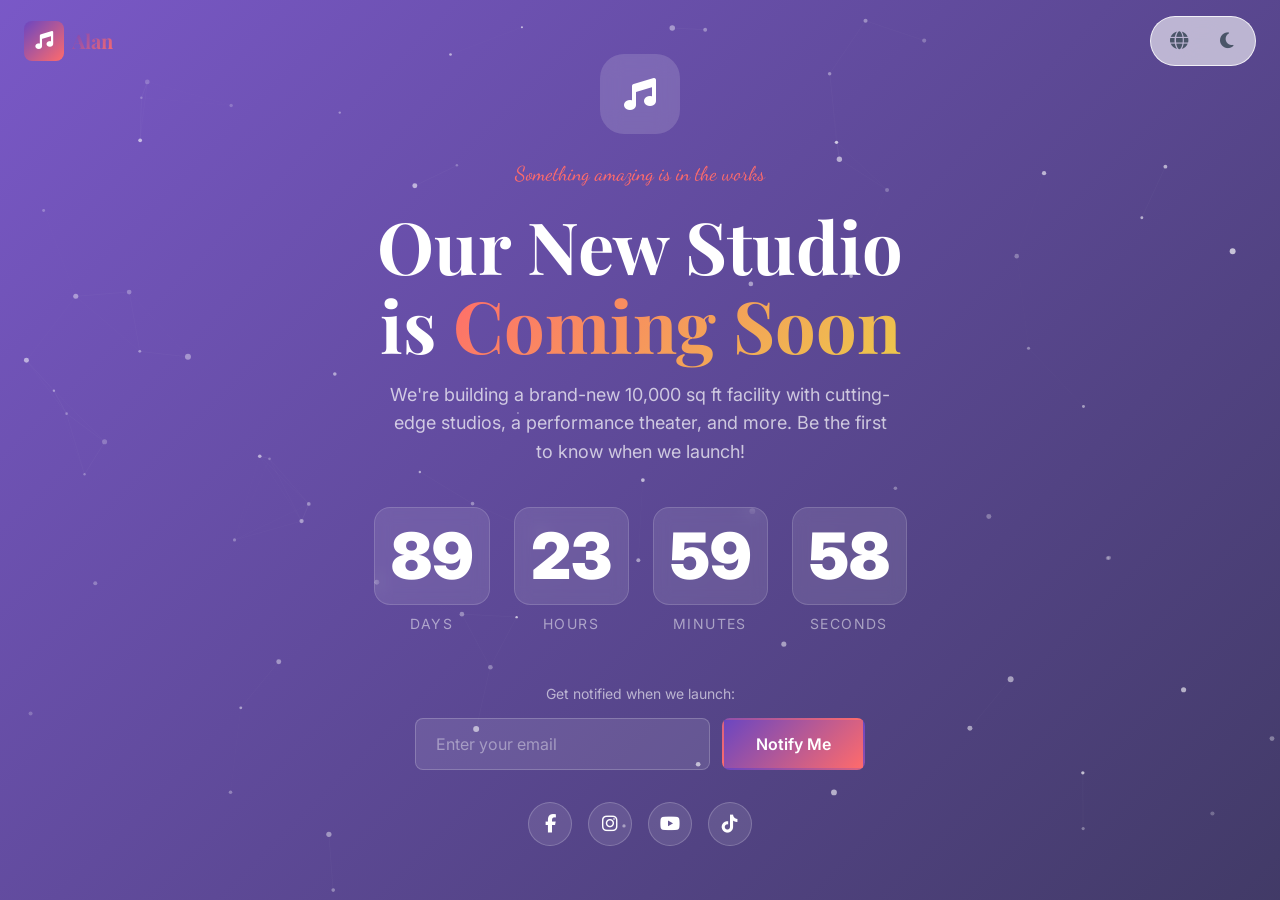
<file: pages/coming-soon.html>
<!DOCTYPE html>
<html lang="en" dir="ltr" data-theme="light">
<head>
  <meta charset="UTF-8">
  <meta name="viewport" content="width=device-width, initial-scale=1.0">
  <title>Coming Soon — Alan</title>
  <link rel="preconnect" href="https://fonts.googleapis.com"><link rel="preconnect" href="https://fonts.gstatic.com" crossorigin>
  <link href="https://fonts.googleapis.com/css2?family=Playfair+Display:ital,wght@0,400..900;1,400..900&family=Inter:wght@300..800&family=Dancing+Script:wght@400..700&family=Cairo:wght@300..900&family=Amiri:ital,wght@0,400;0,700;1,400;1,700&display=swap" rel="stylesheet">
  <link rel="stylesheet" href="https://cdnjs.cloudflare.com/ajax/libs/font-awesome/6.5.1/css/all.min.css">
  <link rel="stylesheet" href="../assets/css/variables.css">
  <link rel="stylesheet" href="../assets/css/animations.css">
  <link rel="stylesheet" href="../assets/css/components.css">
  <link rel="stylesheet" href="../assets/css/auth.css">
  <style>
    .coming-soon{min-height:100vh;display:flex;align-items:center;justify-content:center;position:relative;overflow:hidden}
    .coming-soon__bg{position:absolute;inset:0;background:linear-gradient(135deg,rgba(107,70,193,.9),rgba(26,32,44,.95),rgba(255,107,107,.7));background-size:300% 300%;animation:gradientShift 12s ease infinite}
    .coming-soon__particles{position:absolute;inset:0}
    .coming-soon__content{position:relative;z-index:1;text-align:center;padding:var(--space-8);max-width:650px}
    .coming-soon__logo{width:80px;height:80px;margin:0 auto var(--space-6);background:rgba(255,255,255,.15);border-radius:var(--radius-lg);display:flex;align-items:center;justify-content:center;font-size:2rem;color:white;backdrop-filter:blur(10px);animation:float 6s ease-in-out infinite}

    .coming-soon__label{font-family:var(--font-accent);color:var(--color-accent);font-size:var(--font-size-xl);margin-bottom:var(--space-4)}
    .coming-soon__title{font-size:clamp(2.5rem,6vw,4.5rem);color:white;margin-bottom:var(--space-4);line-height:1.1}
    .coming-soon__text{font-size:var(--font-size-lg);color:rgba(255,255,255,.7);margin-bottom:var(--space-10);max-width:500px;margin-inline:auto}

    /* COUNTDOWN */
    .countdown{display:flex;justify-content:center;gap:var(--space-6);margin-bottom:var(--space-12)}
    .countdown__item{text-align:center}
    .countdown__number{font-size:clamp(2.5rem,5vw,4rem);font-weight:var(--font-weight-black);color:white;line-height:1;min-width:80px;padding:var(--space-4);background:rgba(255,255,255,.1);backdrop-filter:blur(8px);border:1px solid rgba(255,255,255,.15);border-radius:var(--radius-md)}
    .countdown__label{font-size:var(--font-size-sm);color:rgba(255,255,255,.5);margin-top:var(--space-2);text-transform:uppercase;letter-spacing:var(--letter-spacing-wider)}

    .coming-soon__form{max-width:450px;margin:0 auto var(--space-8)}
    .coming-soon__form-inner{display:flex;gap:var(--space-3)}
    .coming-soon__input{flex:1;padding:var(--space-3) var(--space-5);background:rgba(255,255,255,.1);border:1px solid rgba(255,255,255,.2);border-radius:var(--radius-sm);color:white;font-family:var(--font-body);font-size:var(--font-size-base);outline:none;transition:border-color .3s ease}
    .coming-soon__input::placeholder{color:rgba(255,255,255,.4)}
    .coming-soon__input:focus{border-color:rgba(255,255,255,.5);background:rgba(255,255,255,.15)}

    .coming-soon__social{display:flex;justify-content:center;gap:var(--space-4)}
    .coming-soon__social a{width:44px;height:44px;border-radius:50%;background:rgba(255,255,255,.1);border:1px solid rgba(255,255,255,.2);display:flex;align-items:center;justify-content:center;color:white;font-size:var(--font-size-lg);transition:all .3s ease;text-decoration:none}
    .coming-soon__social a:hover{background:rgba(255,255,255,.25);transform:translateY(-4px)}

    @media(max-width:480px){.countdown{gap:var(--space-3)}.countdown__number{font-size:var(--font-size-2xl);padding:var(--space-3);min-width:60px}.coming-soon__form-inner{flex-direction:column}}
  </style>
</head>
<body>
  <div class="coming-soon">
    <div class="coming-soon__bg"></div>
    <canvas class="coming-soon__particles" id="comingSoonParticles"></canvas>

    <div class="auth-topbar">
      <a href="../index.html" class="navbar__logo" style="text-decoration:none;">
        <div class="navbar__logo-icon"><i class="fas fa-music"></i></div>
        <div class="navbar__logo-text"><span>Alan</span></div>
      </a>
      <div class="auth-toggles" style="display:flex; gap:var(--space-2);">
        <button class="navbar__action-btn" data-rtl-toggle aria-label="Toggle RTL"><i class="fas fa-globe"></i></button>
        <button class="navbar__action-btn" data-theme-toggle aria-label="Theme"><i class="fas fa-moon"></i></button>
      </div>
    </div>

    <div class="coming-soon__content">
      <div class="coming-soon__logo"><i class="fas fa-music"></i></div>
      <p class="coming-soon__label">Something amazing is in the works</p>
      <h1 class="coming-soon__title">Our New Studio is <span style="background:linear-gradient(135deg,#FF6B6B,#ECC94B);-webkit-background-clip:text;-webkit-text-fill-color:transparent;background-clip:text">Coming Soon</span></h1>
      <p class="coming-soon__text">We're building a brand-new 10,000 sq ft facility with cutting-edge studios, a performance theater, and more. Be the first to know when we launch!</p>

      <div class="countdown" id="countdown">
        <div class="countdown__item"><div class="countdown__number" id="days">00</div><div class="countdown__label">Days</div></div>
        <div class="countdown__item"><div class="countdown__number" id="hours">00</div><div class="countdown__label">Hours</div></div>
        <div class="countdown__item"><div class="countdown__number" id="minutes">00</div><div class="countdown__label">Minutes</div></div>
        <div class="countdown__item"><div class="countdown__number" id="seconds">00</div><div class="countdown__label">Seconds</div></div>
      </div>

      <div class="coming-soon__form">
        <p style="color:rgba(255,255,255,.6);font-size:var(--font-size-sm);margin-bottom:var(--space-3)">Get notified when we launch:</p>
        <form class="coming-soon__form-inner" data-validate>
          <input type="email" class="coming-soon__input" placeholder="Enter your email" required aria-label="Email">
          <button type="submit" class="btn btn--primary btn--lg">Notify Me</button>
        </form>
      </div>

      <div class="coming-soon__social">
        <a href="#" aria-label="Facebook"><i class="fab fa-facebook-f"></i></a>
        <a href="#" aria-label="Instagram"><i class="fab fa-instagram"></i></a>
        <a href="#" aria-label="YouTube"><i class="fab fa-youtube"></i></a>
        <a href="#" aria-label="TikTok"><i class="fab fa-tiktok"></i></a>
      </div>
    </div>
  </div>

  <script src="../assets/js/modules/theme.js"></script>
  <script src="../assets/js/modules/rtl.js"></script>
  <script src="../assets/js/modules/navigation.js"></script>
  <script src="../assets/js/modules/animations.js"></script>
  <script src="../assets/js/modules/dashboard.js"></script>
  <script src="../assets/js/main.js"></script>
  <script>
    // Countdown timer (target: 90 days from now)
    const target = new Date();
    target.setDate(target.getDate() + 90);
    function updateCountdown() {
      const now = new Date();
      const diff = target - now;
      if (diff <= 0) return;
      document.getElementById('days').textContent = String(Math.floor(diff / 86400000)).padStart(2, '0');
      document.getElementById('hours').textContent = String(Math.floor((diff % 86400000) / 3600000)).padStart(2, '0');
      document.getElementById('minutes').textContent = String(Math.floor((diff % 3600000) / 60000)).padStart(2, '0');
      document.getElementById('seconds').textContent = String(Math.floor((diff % 60000) / 1000)).padStart(2, '0');
    }
    updateCountdown();
    setInterval(updateCountdown, 1000);

    // Particles
    Animations.initParticles('comingSoonParticles');
  </script>
</body>
</html>
</file>
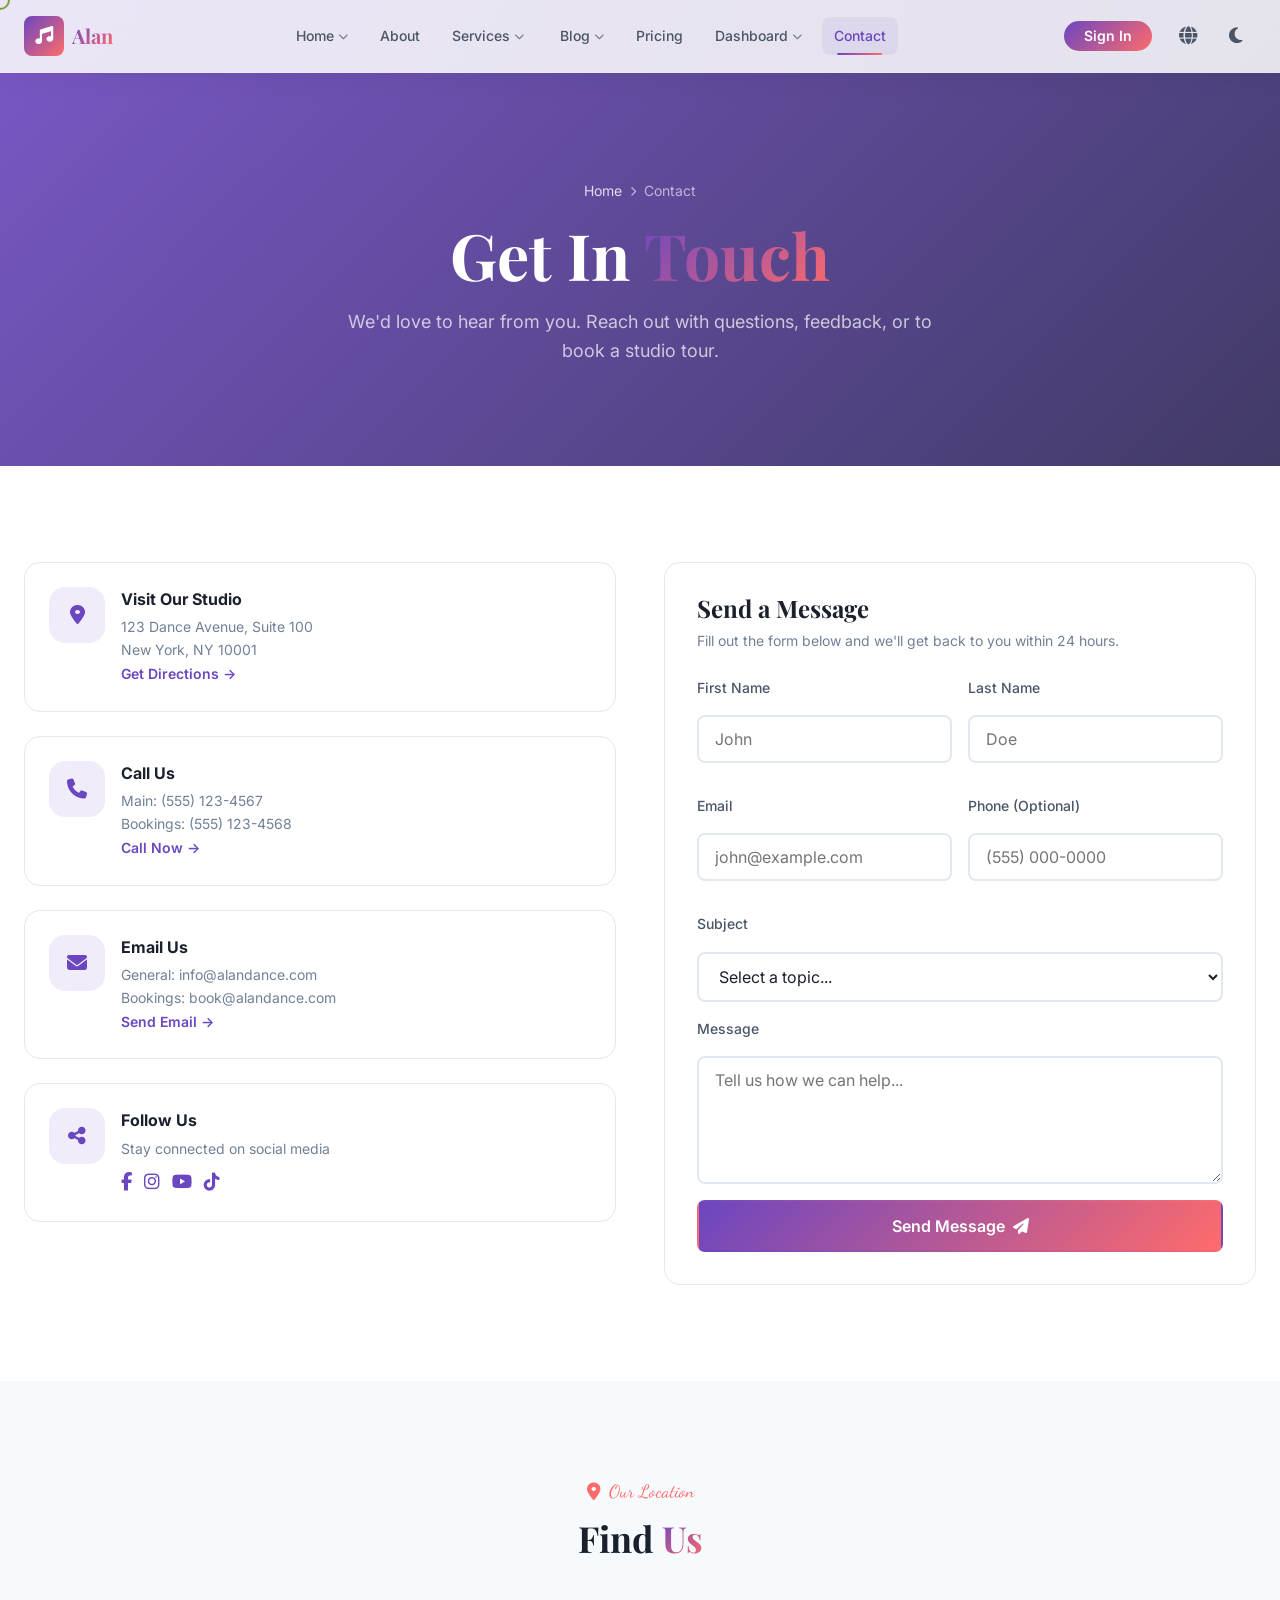
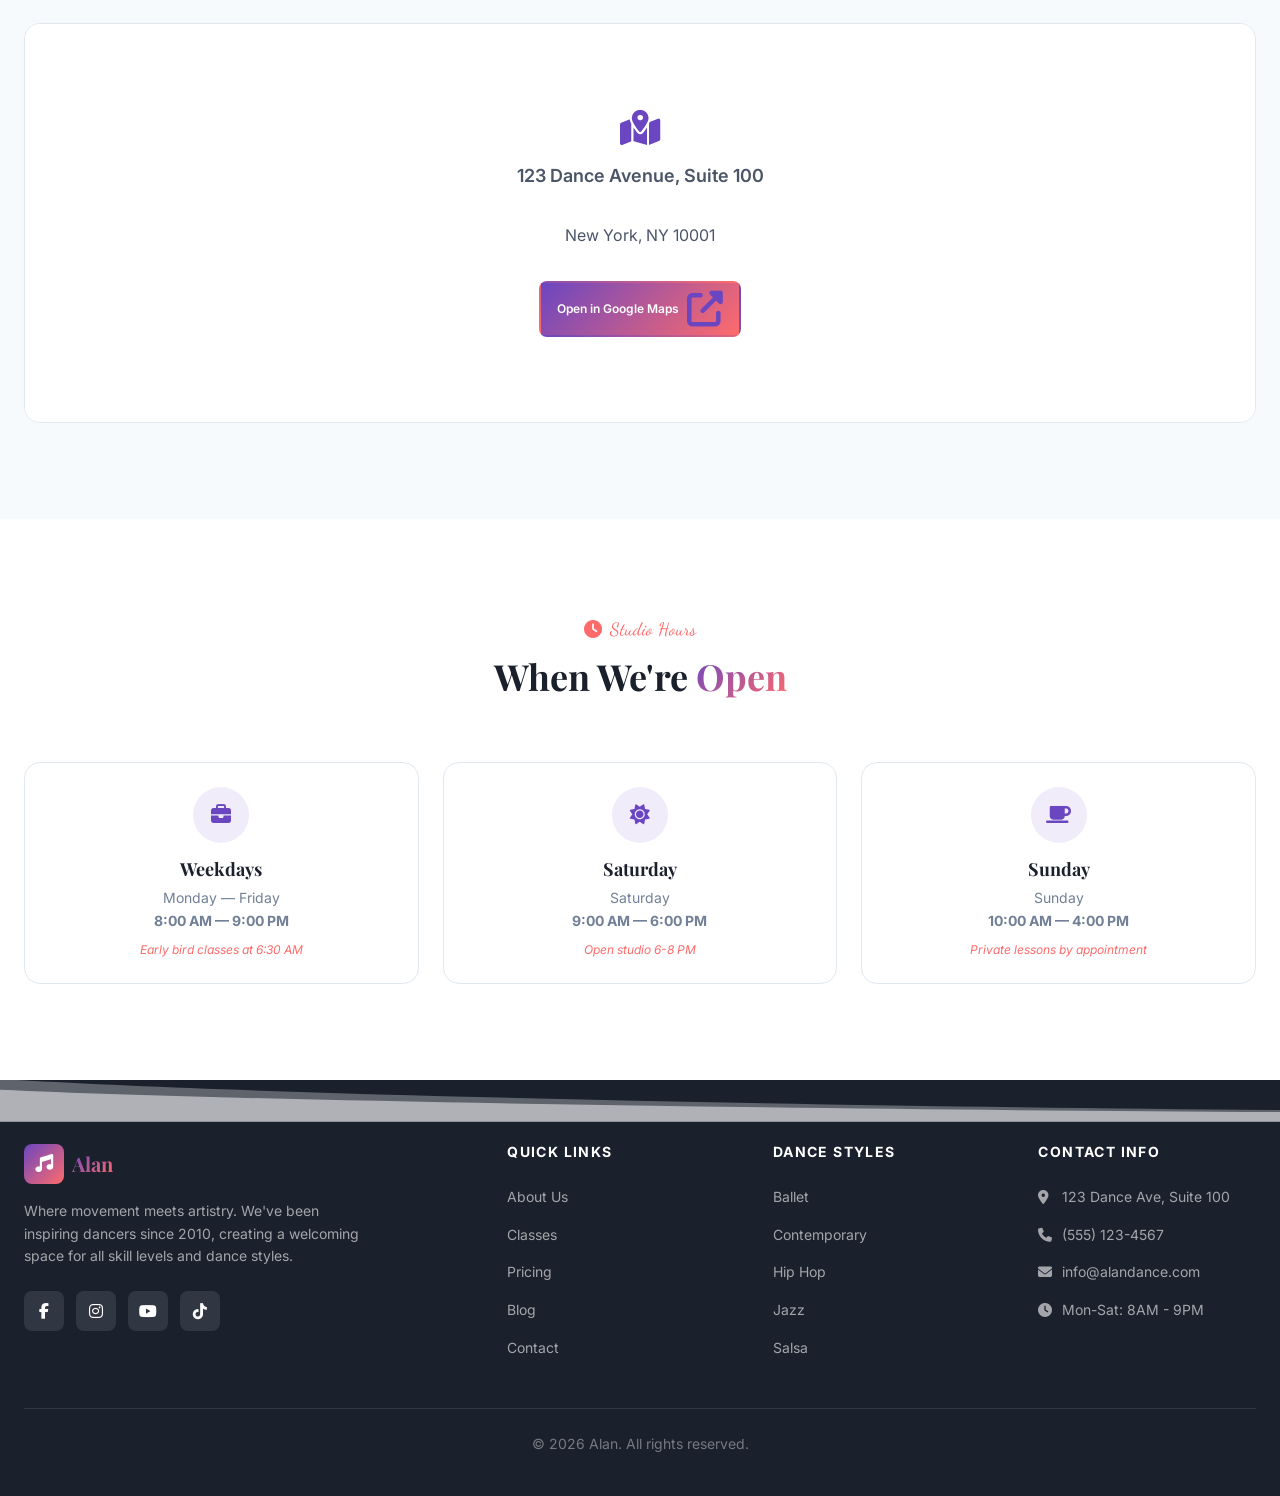
<file: pages/contact.html>
<!DOCTYPE html>
<html lang="en" dir="ltr" data-theme="light">
<head>
  <meta charset="UTF-8">
  <meta name="viewport" content="width=device-width, initial-scale=1.0">
  <meta name="description" content="Contact Alan — Get in touch, visit our studio, or send us a message.">
  <title>Contact Us — Alan</title>
  <link rel="preconnect" href="https://fonts.googleapis.com"><link rel="preconnect" href="https://fonts.gstatic.com" crossorigin>
  <link href="https://fonts.googleapis.com/css2?family=Playfair+Display:ital,wght@0,400..900;1,400..900&family=Inter:wght@300..800&family=Dancing+Script:wght@400..700&family=Cairo:wght@300..900&family=Amiri:ital,wght@0,400;0,700;1,400;1,700&display=swap" rel="stylesheet">
  <link rel="stylesheet" href="https://cdnjs.cloudflare.com/ajax/libs/font-awesome/6.5.1/css/all.min.css">
  <link rel="stylesheet" href="../assets/css/variables.css">
  <link rel="stylesheet" href="../assets/css/animations.css">
  <link rel="stylesheet" href="../assets/css/components.css">
  <link rel="stylesheet" href="../assets/css/rtl.css">
  <style>
    .page-hero{position:relative;padding:180px 0 100px;overflow:hidden;text-align:center}
    .page-hero__bg{position:absolute;inset:0;background:linear-gradient(135deg,rgba(107,70,193,.9),rgba(26,32,44,.95),rgba(255,107,107,.7));background-size:300% 300%;animation:gradientShift 12s ease infinite}
    .page-hero__content{position:relative;z-index:1}
    .page-hero__breadcrumb{display:flex;align-items:center;justify-content:center;gap:var(--space-2);font-size:var(--font-size-sm);color:rgba(255,255,255,.6);margin-bottom:var(--space-4)}
    .page-hero__breadcrumb a{color:rgba(255,255,255,.8);text-decoration:none}
    .page-hero__title{font-size:clamp(2.5rem,5vw,4rem);color:white;margin-bottom:var(--space-4)}
    .page-hero__desc{font-size:var(--font-size-lg);color:rgba(255,255,255,.7);max-width:600px;margin:0 auto}

    .contact-section{background:var(--bg-primary)}
    .contact-grid{display:grid;grid-template-columns:1fr 1fr;gap:var(--space-12)}

    .contact-info{display:flex;flex-direction:column;gap:var(--space-6)}
    .contact-card{display:flex;gap:var(--space-4);padding:var(--space-6);background:var(--bg-card);border:1px solid var(--border-color);border-radius:var(--radius-md);transition:all .3s ease}
    .contact-card:hover{transform:translateY(-4px);box-shadow:var(--shadow-lg);border-color:rgba(var(--color-primary-rgb),.3)}
    .contact-card__icon{width:56px;height:56px;min-width:56px;border-radius:var(--radius-md);display:flex;align-items:center;justify-content:center;font-size:var(--font-size-xl);background:rgba(var(--color-primary-rgb),.1);color:var(--color-primary);transition:all .3s ease}
    .contact-card:hover .contact-card__icon{background:var(--gradient-primary);color:white}
    .contact-card__title{font-weight:var(--font-weight-bold);margin-bottom:var(--space-1)}
    .contact-card__text{font-size:var(--font-size-sm);color:var(--text-tertiary);margin-bottom:0}
    .contact-card__link{font-size:var(--font-size-sm);color:var(--color-primary);font-weight:var(--font-weight-semibold);text-decoration:none}

    .contact-form-card{background:var(--bg-card);border:1px solid var(--border-color);border-radius:var(--radius-md);padding:var(--space-8)}
    .contact-form-card__title{font-size:var(--font-size-2xl);margin-bottom:var(--space-2)}
    .contact-form-card__desc{font-size:var(--font-size-sm);color:var(--text-tertiary);margin-bottom:var(--space-6)}
    .form-row{display:grid;grid-template-columns:1fr 1fr;gap:var(--space-4);margin-bottom:var(--space-4)}
    .form-group{display:flex;flex-direction:column;gap:var(--space-2);margin-bottom:var(--space-4)}
    .form-group:last-child{margin-bottom:0}

    .map-section{background:var(--bg-secondary)}
    .map-container{width:100%;height:400px;border-radius:var(--radius-md);overflow:hidden;border:1px solid var(--border-color);position:relative}
    .map-container__placeholder{width:100%;height:100%;background:var(--bg-card);display:flex;align-items:center;justify-content:center;flex-direction:column;gap:var(--space-4);color:var(--text-tertiary)}
    .map-container__placeholder i{font-size:var(--font-size-4xl);color:var(--color-primary)}

    .hours-section{background:var(--bg-primary)}
    .hours-grid{display:grid;grid-template-columns:repeat(3,1fr);gap:var(--space-6)}
    .hours-card{background:var(--bg-card);border:1px solid var(--border-color);border-radius:var(--radius-md);padding:var(--space-6);text-align:center;transition:all .3s ease}
    .hours-card:hover{transform:translateY(-4px);box-shadow:var(--shadow-lg)}
    .hours-card__icon{width:56px;height:56px;margin:0 auto var(--space-4);border-radius:50%;display:flex;align-items:center;justify-content:center;font-size:var(--font-size-xl);background:rgba(var(--color-primary-rgb),.1);color:var(--color-primary)}
    .hours-card__title{font-size:var(--font-size-lg);font-weight:var(--font-weight-bold);margin-bottom:var(--space-2)}
    .hours-card__time{font-size:var(--font-size-sm);color:var(--text-tertiary)}
    .hours-card__note{font-size:var(--font-size-xs);color:var(--color-accent);margin-top:var(--space-2);font-style:italic}

    @media(max-width:1024px){.contact-grid{grid-template-columns:1fr}}
    @media(max-width:768px){.form-row{grid-template-columns:1fr}.hours-grid{grid-template-columns:1fr}}
  </style>
</head>
<body>
  <div class="custom-cursor"></div><div class="scroll-progress"></div>

  <!-- ========== NAVIGATION ========== -->
  <nav class="navbar" id="navbar" role="navigation" aria-label="Main navigation">
    <div class="container">
      <div class="navbar__inner">
        <a href="../index.html" class="navbar__logo">
          <div class="navbar__logo-icon"><i class="fas fa-music"></i></div>
          <div class="navbar__logo-text"><span>Alan</span></div>
        </a>
        
        <ul class="navbar__menu">
          <li class="navbar__item navbar__dropdown">
            <a href="#" class="navbar__link navbar__dropdown-toggle">Home <i class="fas fa-chevron-down"></i></a>
            <ul class="navbar__dropdown-menu">
              <li><a href="../index.html" class="navbar__dropdown-item">Home 1</a></li>
              <li><a href="home-2.html" class="navbar__dropdown-item">Home 2</a></li>
            </ul>
          </li>
          <li class="navbar__item"><a href="about.html" class="navbar__link">About</a></li>
          <li class="navbar__item navbar__dropdown">
            <a href="#" class="navbar__link navbar__dropdown-toggle">Services <i class="fas fa-chevron-down"></i></a>
            <ul class="navbar__dropdown-menu">
              <li><a href="services.html" class="navbar__dropdown-item">Services</a></li>
              <li><a href="service-detail.html" class="navbar__dropdown-item">Service Details</a></li>
            </ul>
          </li>
          <li class="navbar__item navbar__dropdown">
            <a href="#" class="navbar__link navbar__dropdown-toggle">Blog <i class="fas fa-chevron-down"></i></a>
            <ul class="navbar__dropdown-menu">
              <li><a href="blog.html" class="navbar__dropdown-item">Blogs</a></li>
              <li><a href="blog-detail.html" class="navbar__dropdown-item">Blog Details</a></li>
            </ul>
          </li>
          <li class="navbar__item"><a href="pricing.html" class="navbar__link">Pricing</a></li>
          <li class="navbar__item navbar__dropdown">
            <a href="#" class="navbar__link navbar__dropdown-toggle">Dashboard <i class="fas fa-chevron-down"></i></a>
            <ul class="navbar__dropdown-menu">
              <li><a href="admin-dashboard.html" class="navbar__dropdown-item">Admin</a></li>
              <li><a href="dashboard.html" class="navbar__dropdown-item">Dashboard</a></li>
            </ul>
          </li>
          <li class="navbar__item"><a href="contact.html" class="navbar__link">Contact</a></li>
          <li class="navbar__mobile-login"><a href="login.html" class="btn btn--primary">Sign In</a></li>

        </ul>
        
        <div class="navbar__actions">
          <a href="login.html" class="btn" style="padding:0.5rem 1.25rem;border-radius:var(--radius-full);margin-inline-end:0.5rem;background:var(--gradient-primary);color:white;border:none;transition:none;transform:none;box-shadow:none;">Sign In</a>
          <button class="navbar__action-btn" data-rtl-toggle aria-label="Toggle RTL">
            <i class="fas fa-globe"></i>
          </button>
          <button class="navbar__action-btn" data-theme-toggle aria-label="Toggle theme">
            <i class="fas fa-moon"></i>
          </button>
          <button class="navbar__mobile-toggle" id="mobileToggle" aria-label="Toggle menu">
            <span></span><span></span><span></span>
          </button>
        </div>
      </div></div></nav>

  <main>
    <section class="page-hero"><div class="page-hero__bg"></div><div class="container page-hero__content">
      <div class="page-hero__breadcrumb"><a href="../index.html">Home</a> <i class="fas fa-chevron-right" style="font-size:10px"></i> <span>Contact</span></div>
      <h1 class="page-hero__title">Get In <span class="text-gradient">Touch</span></h1>
      <p class="page-hero__desc">We'd love to hear from you. Reach out with questions, feedback, or to book a studio tour.</p>
    </div></section>

    <section class="section contact-section">
      <div class="container">
        <div class="contact-grid">
          <div class="contact-info reveal--left">
            <div class="contact-card">
              <div class="contact-card__icon"><i class="fas fa-map-marker-alt"></i></div>
              <div><div class="contact-card__title">Visit Our Studio</div><p class="contact-card__text">123 Dance Avenue, Suite 100<br>New York, NY 10001</p><a href="#map" class="contact-card__link">Get Directions →</a></div>
            </div>
            <div class="contact-card">
              <div class="contact-card__icon"><i class="fas fa-phone"></i></div>
              <div><div class="contact-card__title">Call Us</div><p class="contact-card__text">Main: (555) 123-4567<br>Bookings: (555) 123-4568</p><a href="tel:+15551234567" class="contact-card__link">Call Now →</a></div>
            </div>
            <div class="contact-card">
              <div class="contact-card__icon"><i class="fas fa-envelope"></i></div>
              <div><div class="contact-card__title">Email Us</div><p class="contact-card__text">General: info@alandance.com<br>Bookings: book@alandance.com</p><a href="mailto:info@alandance.com" class="contact-card__link">Send Email →</a></div>
            </div>
            <div class="contact-card">
              <div class="contact-card__icon"><i class="fas fa-share-nodes"></i></div>
              <div>
                <div class="contact-card__title">Follow Us</div>
                <p class="contact-card__text">Stay connected on social media</p>
                <div style="display:flex;gap:var(--space-3);margin-top:var(--space-2)">
                  <a href="#" style="color:var(--color-primary);font-size:var(--font-size-lg)"><i class="fab fa-facebook-f"></i></a>
                  <a href="#" style="color:var(--color-primary);font-size:var(--font-size-lg)"><i class="fab fa-instagram"></i></a>
                  <a href="#" style="color:var(--color-primary);font-size:var(--font-size-lg)"><i class="fab fa-youtube"></i></a>
                  <a href="#" style="color:var(--color-primary);font-size:var(--font-size-lg)"><i class="fab fa-tiktok"></i></a>
                </div>
              </div>
            </div>
          </div>

          <div class="contact-form-card reveal--right">
            <h2 class="contact-form-card__title">Send a Message</h2>
            <p class="contact-form-card__desc">Fill out the form below and we'll get back to you within 24 hours.</p>
            <form data-validate>
              <div class="form-row">
                <div class="form-group"><label class="form-label" for="firstName">First Name</label><input type="text" class="form-input" id="firstName" placeholder="John" required><span class="form-error">First name is required</span></div>
                <div class="form-group"><label class="form-label" for="lastName">Last Name</label><input type="text" class="form-input" id="lastName" placeholder="Doe" required><span class="form-error">Last name is required</span></div>
              </div>
              <div class="form-row">
                <div class="form-group"><label class="form-label" for="email">Email</label><input type="email" class="form-input" id="email" placeholder="john@example.com" required><span class="form-error">Valid email is required</span></div>
                <div class="form-group"><label class="form-label" for="phone">Phone (Optional)</label><input type="tel" class="form-input" id="phone" placeholder="(555) 000-0000"></div>
              </div>
              <div class="form-group">
                <label class="form-label" for="subject">Subject</label>
                <select class="form-input" id="subject" required>
                  <option value="">Select a topic...</option>
                  <option>General Inquiry</option>
                  <option>Class Booking</option>
                  <option>Private Lessons</option>
                  <option>Corporate Events</option>
                  <option>Studio Rental</option>
                  <option>Feedback</option>
                  <option>Other</option>
                </select>
                <span class="form-error">Please select a subject</span>
              </div>
              <div class="form-group">
                <label class="form-label" for="message">Message</label>
                <textarea class="form-input" id="message" rows="5" placeholder="Tell us how we can help..." required></textarea>
                <span class="form-error">Message is required</span>
              </div>
              <button type="submit" class="btn btn--primary btn--lg" style="width:100%">
                Send Message <i class="fas fa-paper-plane"></i>
              </button>
            </form>
          </div>
        </div>
      </div>
    </section>

    <section class="section map-section" id="map">
      <div class="container">
        <div class="section-header reveal">
          <span class="section-header__label"><i class="fas fa-location-dot"></i> Our Location</span>
          <h2 class="section-header__title">Find <span class="text-gradient">Us</span></h2>
        </div>
        <div class="map-container reveal">
          <div class="map-container__placeholder">
            <i class="fas fa-map-location-dot"></i>
            <p style="font-size:var(--font-size-lg);font-weight:var(--font-weight-semibold)">123 Dance Avenue, Suite 100</p>
            <p>New York, NY 10001</p>
            <a href="https://maps.google.com" target="_blank" class="btn btn--primary btn--sm" rel="noopener">Open in Google Maps <i class="fas fa-external-link-alt"></i></a>
          </div>
        </div>
      </div>
    </section>

    <section class="section hours-section">
      <div class="container">
        <div class="section-header reveal">
          <span class="section-header__label"><i class="fas fa-clock"></i> Studio Hours</span>
          <h2 class="section-header__title">When We're <span class="text-gradient">Open</span></h2>
        </div>
        <div class="hours-grid">
          <div class="hours-card reveal stagger-1">
            <div class="hours-card__icon"><i class="fas fa-briefcase"></i></div>
            <h3 class="hours-card__title">Weekdays</h3>
            <div class="hours-card__time">Monday — Friday<br><strong>8:00 AM — 9:00 PM</strong></div>
            <div class="hours-card__note">Early bird classes at 6:30 AM</div>
          </div>
          <div class="hours-card reveal stagger-2">
            <div class="hours-card__icon"><i class="fas fa-sun"></i></div>
            <h3 class="hours-card__title">Saturday</h3>
            <div class="hours-card__time">Saturday<br><strong>9:00 AM — 6:00 PM</strong></div>
            <div class="hours-card__note">Open studio 6-8 PM</div>
          </div>
          <div class="hours-card reveal stagger-3">
            <div class="hours-card__icon"><i class="fas fa-coffee"></i></div>
            <h3 class="hours-card__title">Sunday</h3>
            <div class="hours-card__time">Sunday<br><strong>10:00 AM — 4:00 PM</strong></div>
            <div class="hours-card__note">Private lessons by appointment</div>
          </div>
        </div>
      </div>
    </section>
  </main>

  <footer class="footer" role="contentinfo">
    <svg class="footer__wave" viewBox="0 0 2880 48" preserveAspectRatio="none">
      <path d="M0 48h2880V0c-396 24-792 36-1188 36S396 24 0 0v48z" fill="var(--bg-primary)" opacity="0.3"/>
      <path d="M0 48h2880V12c-396 18-792 26-1188 26S396 30 0 12v36z" fill="var(--bg-primary)" opacity="0.5"/>
    </svg>
    <div class="container">
      <div class="footer__grid">
        <div class="footer__brand">
          <a href="../index.html" class="navbar__logo" style="margin-bottom: var(--space-4);"><div class="navbar__logo-icon"><i class="fas fa-music"></i></div><div class="navbar__logo-text"><span>Alan</span></div></a>
          <p class="footer__brand-desc">Where movement meets artistry. We've been inspiring dancers since 2010, creating a welcoming space for all skill levels and dance styles.</p>
          <div class="footer__social">
            <a href="#" class="footer__social-link" aria-label="Facebook"><i class="fab fa-facebook-f"></i></a>
            <a href="#" class="footer__social-link" aria-label="Instagram"><i class="fab fa-instagram"></i></a>
            <a href="#" class="footer__social-link" aria-label="YouTube"><i class="fab fa-youtube"></i></a>
            <a href="#" class="footer__social-link" aria-label="TikTok"><i class="fab fa-tiktok"></i></a>
          </div>
        </div>
        <div>
          <h3 class="footer__heading">Quick Links</h3>
          <ul class="footer__links">
            <li><a href="about.html" class="footer__link">About Us</a></li>
            <li><a href="services.html" class="footer__link">Classes</a></li>
            <li><a href="pricing.html" class="footer__link">Pricing</a></li>
            <li><a href="blog.html" class="footer__link">Blog</a></li>
            <li><a href="contact.html" class="footer__link">Contact</a></li>
          </ul>
        </div>
        <div>
          <h3 class="footer__heading">Dance Styles</h3>
          <ul class="footer__links">
            <li><a href="service-detail.html" class="footer__link">Ballet</a></li>
            <li><a href="service-detail.html" class="footer__link">Contemporary</a></li>
            <li><a href="service-detail.html" class="footer__link">Hip Hop</a></li>
            <li><a href="service-detail.html" class="footer__link">Jazz</a></li>
            <li><a href="service-detail.html" class="footer__link">Salsa</a></li>
          </ul>
        </div>
        <div>
          <h3 class="footer__heading">Contact Info</h3>
          <ul class="footer__links">
            <li><a href="#" class="footer__link"><i class="fas fa-map-marker-alt" style="width:16px;margin-inline-end:8px;"></i>123 Dance Ave, Suite 100</a></li>
            <li><a href="tel:+15551234567" class="footer__link"><i class="fas fa-phone" style="width:16px;margin-inline-end:8px;"></i>(555) 123-4567</a></li>
            <li><a href="mailto:info@alandance.com" class="footer__link"><i class="fas fa-envelope" style="width:16px;margin-inline-end:8px;"></i>info@alandance.com</a></li>
            <li><span class="footer__link"><i class="fas fa-clock" style="width:16px;margin-inline-end:8px;"></i>Mon-Sat: 8AM - 9PM</span></li>
          </ul>
        </div>
      </div>
      <div class="footer__bottom">
        <p class="footer__copyright">© 2026 Alan. All rights reserved.</p>
        
      </div>
    </div>
  </footer>
  <button class="back-to-top" id="backToTop"><i class="fas fa-arrow-up"></i></button>
  <script src="../assets/js/modules/theme.js"></script><script src="../assets/js/modules/rtl.js"></script><script src="../assets/js/modules/navigation.js"></script><script src="../assets/js/modules/animations.js"></script><script src="../assets/js/modules/dashboard.js"></script><script src="../assets/js/main.js"></script>
</body>
</html>
</file>
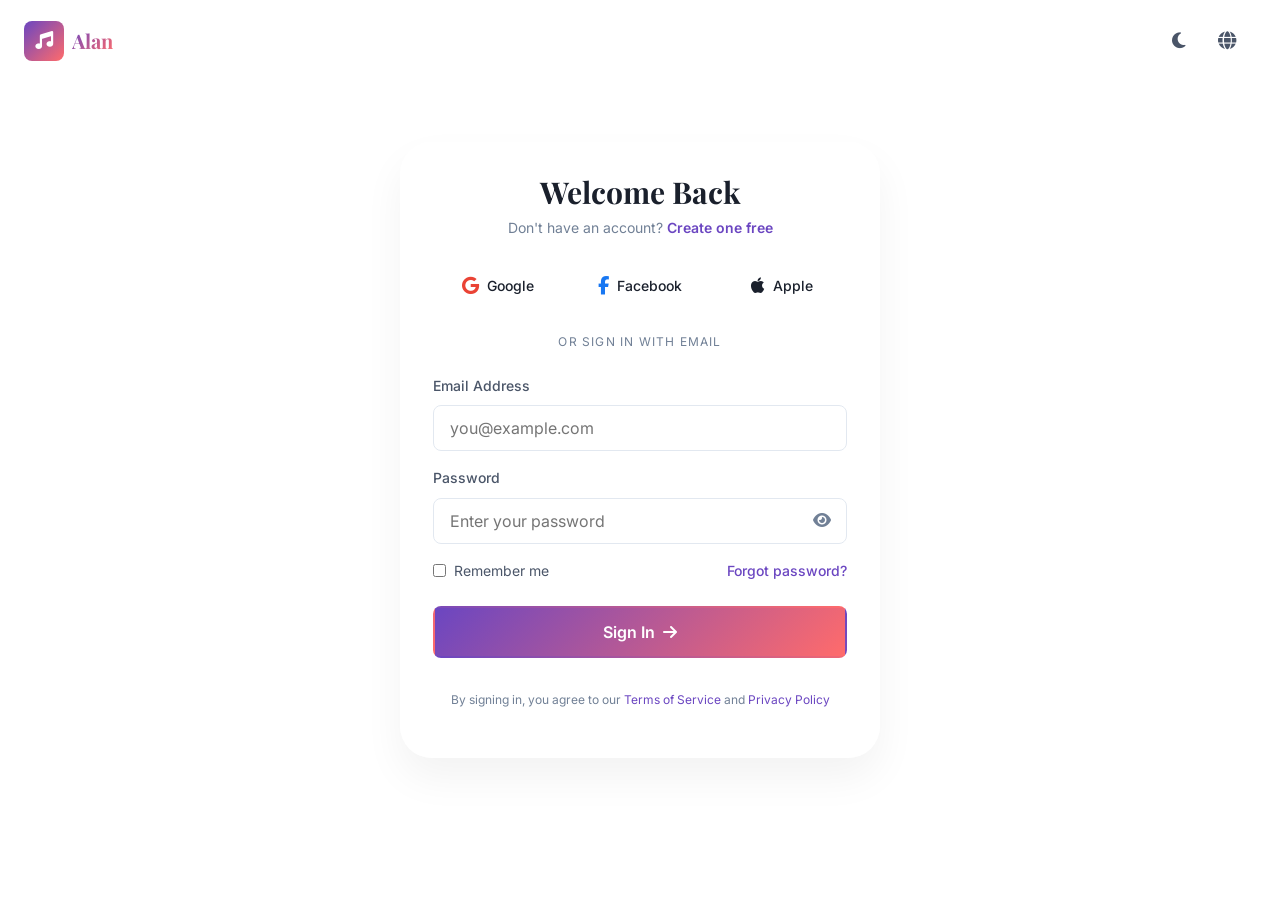
<file: pages/login.html>
<!DOCTYPE html>
<html lang="en" dir="ltr" data-theme="light">
<head>
  <meta charset="UTF-8">
  <meta name="viewport" content="width=device-width, initial-scale=1.0">
  <meta name="description" content="Sign in to your Alan account.">
  <title>Sign In — Alan</title>
  <link rel="preconnect" href="https://fonts.googleapis.com"><link rel="preconnect" href="https://fonts.gstatic.com" crossorigin>
  <link href="https://fonts.googleapis.com/css2?family=Playfair+Display:ital,wght@0,400..900;1,400..900&family=Inter:wght@300..800&family=Dancing+Script:wght@400..700&family=Cairo:wght@300..900&family=Amiri:ital,wght@0,400;0,700;1,400;1,700&display=swap" rel="stylesheet">
  <link rel="stylesheet" href="https://cdnjs.cloudflare.com/ajax/libs/font-awesome/6.5.1/css/all.min.css">
  <link rel="stylesheet" href="../assets/css/variables.css">
  <link rel="stylesheet" href="../assets/css/animations.css">
  <link rel="stylesheet" href="../assets/css/components.css">
  <link rel="stylesheet" href="../assets/css/rtl.css">
  <link rel="stylesheet" href="../assets/css/auth.css">
</head>
<body>
  <div class="auth-page">
    <!-- Animated Cosmic Background -->
    <div class="landing__bg" style="position: fixed; inset: 0; z-index: -1;">
      <div class="landing__bg-gradient"></div>
      <canvas class="landing__particles" id="landing-particles"></canvas>
    </div>

    <!-- Perfectly Aligned Topbar for Toggles & Back -->
    <div class="auth-topbar">
      <a href="../index.html" class="navbar__logo" style="text-decoration:none;">
        <div class="navbar__logo-icon"><i class="fas fa-music"></i></div>
        <div class="navbar__logo-text"><span>Alan</span></div>
      </a>
      <div class="auth-toggles">
        <button class="navbar__action-btn" data-theme-toggle aria-label="Theme"><i class="fas fa-moon"></i></button>
        <button class="navbar__action-btn" data-rtl-toggle aria-label="Toggle RTL"><i class="fas fa-globe"></i></button>
      </div>
    </div>

    <!-- Centered Glass Card -->
    <div class="auth-container">
      <div class="auth-glass-card">
        <h1 class="auth-title">Welcome Back</h1>
        <p class="auth-subtitle">Don't have an account? <a href="register.html">Create one free</a></p>

        <div class="auth-social">
          <button class="auth-social__btn"><i class="fab fa-google" style="color:#EA4335"></i> Google</button>
          <button class="auth-social__btn"><i class="fab fa-facebook-f" style="color:#1877F2"></i> Facebook</button>
          <button class="auth-social__btn"><i class="fab fa-apple"></i> Apple</button>
        </div>

        <div class="auth-divider"><span>or sign in with email</span></div>

        <form class="auth-form" data-validate>
          <div class="form-group">
            <label class="form-label" for="loginEmail">Email Address</label>
            <input type="email" class="form-input" id="loginEmail" placeholder="you@example.com" required>
            <span class="form-error">Please enter a valid email</span>
          </div>
          <div class="form-group">
            <label class="form-label" for="loginPassword">Password</label>
            <div class="password-wrap">
              <input type="password" class="form-input" id="loginPassword" placeholder="Enter your password" required>
              <button type="button" class="password-toggle" aria-label="Toggle password visibility" onclick="const i=this.previousElementSibling;i.type=i.type==='password'?'text':'password';this.innerHTML=i.type==='password'?'<i class=\'fas fa-eye\'></i>':'<i class=\'fas fa-eye-slash\'></i>'"><i class="fas fa-eye"></i></button>
            </div>
            <span class="form-error">Password is required</span>
          </div>
          <div class="auth-form__options">
            <label class="auth-form__remember"><input type="checkbox"> Remember me</label>
            <a href="#" class="auth-form__forgot">Forgot password?</a>
          </div>
          <button type="submit" class="btn btn--primary btn--lg" style="width:100%">
            Sign In <i class="fas fa-arrow-right"></i>
          </button>
        </form>

        <p style="text-align:center;font-size:var(--font-size-xs);color:var(--text-tertiary);margin-top:var(--space-8)">
          By signing in, you agree to our <a href="#" style="color:var(--color-primary)">Terms of Service</a> and <a href="#" style="color:var(--color-primary)">Privacy Policy</a>
        </p>
      </div>
    </div>
  </div>


  <script src="../assets/js/modules/theme.js"></script>
  <script src="../assets/js/modules/rtl.js"></script>
  <script src="../assets/js/modules/navigation.js"></script>
  <script src="../assets/js/modules/animations.js"></script>
  <script src="../assets/js/modules/dashboard.js"></script>
  <script src="../assets/js/main.js"></script>
</body>
</html>
</file>
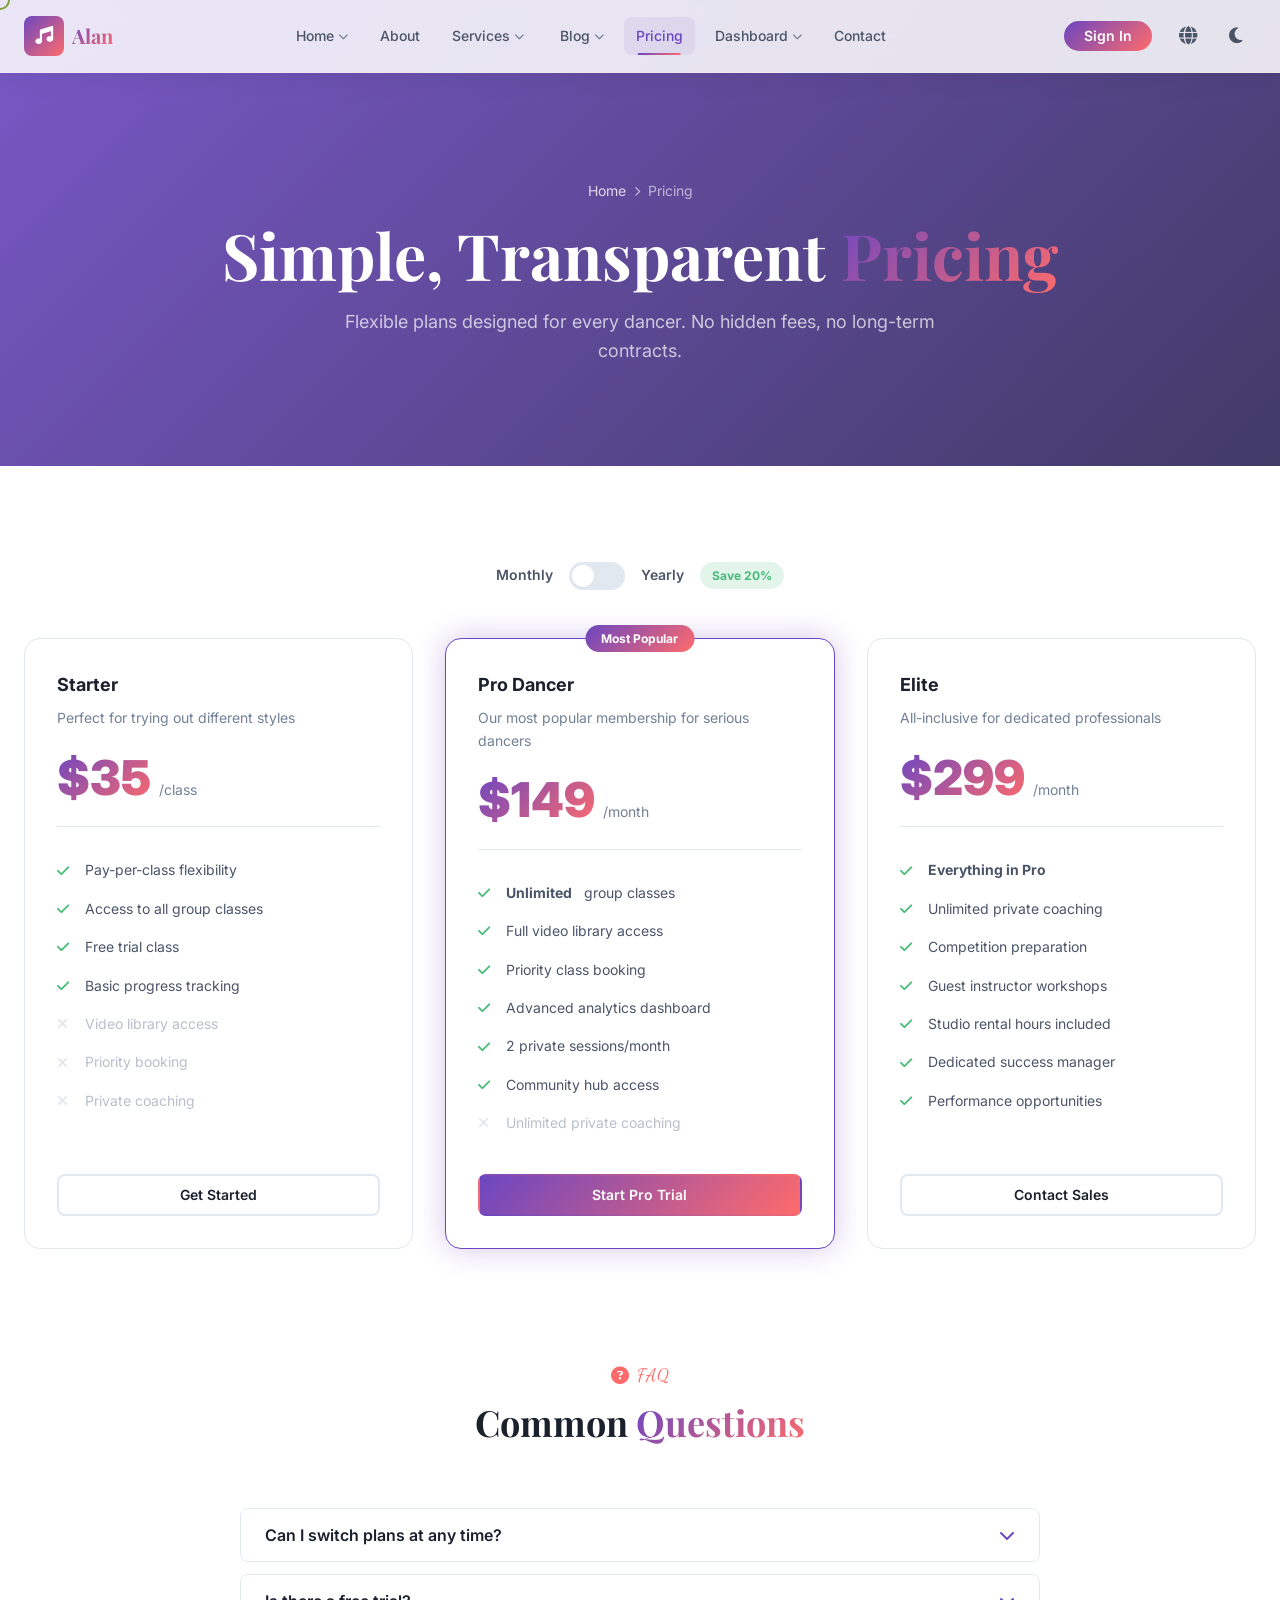
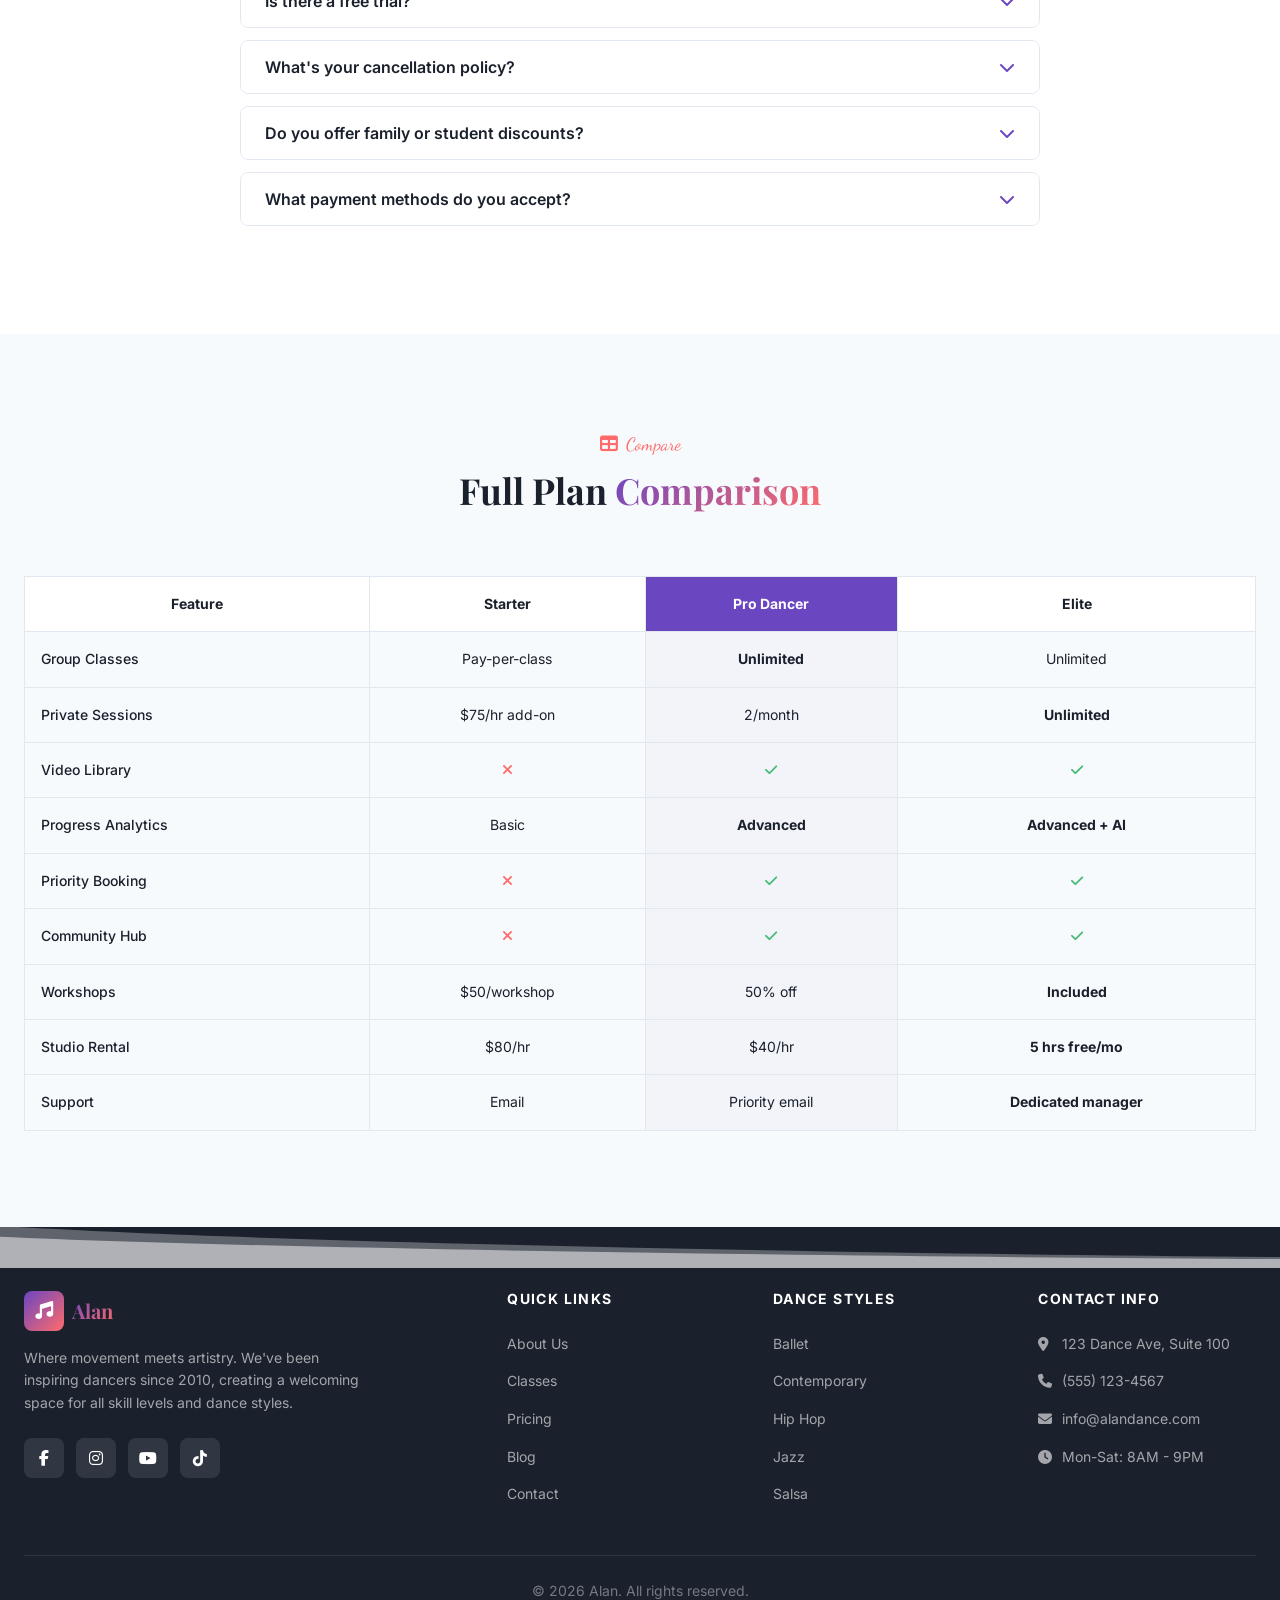
<file: pages/pricing.html>
<!DOCTYPE html>
<html lang="en" dir="ltr" data-theme="light">
<head>
  <meta charset="UTF-8">
  <meta name="viewport" content="width=device-width, initial-scale=1.0">
  <meta name="description" content="Alan Pricing — Flexible plans for every dancer. Drop-in, class packs, and unlimited memberships.">
  <title>Pricing — Alan</title>
  <link rel="preconnect" href="https://fonts.googleapis.com"><link rel="preconnect" href="https://fonts.gstatic.com" crossorigin>
  <link href="https://fonts.googleapis.com/css2?family=Playfair+Display:ital,wght@0,400..900;1,400..900&family=Inter:wght@300..800&family=Dancing+Script:wght@400..700&family=Cairo:wght@300..900&family=Amiri:ital,wght@0,400;0,700;1,400;1,700&display=swap" rel="stylesheet">
  <link rel="stylesheet" href="https://cdnjs.cloudflare.com/ajax/libs/font-awesome/6.5.1/css/all.min.css">
  <link rel="stylesheet" href="../assets/css/variables.css">
  <link rel="stylesheet" href="../assets/css/animations.css">
  <link rel="stylesheet" href="../assets/css/components.css">
  <link rel="stylesheet" href="../assets/css/rtl.css">
  <style>
    .page-hero{position:relative;padding:180px 0 100px;overflow:hidden;text-align:center}
    .page-hero__bg{position:absolute;inset:0;background:linear-gradient(135deg,rgba(107,70,193,.9),rgba(26,32,44,.95),rgba(255,107,107,.7));background-size:300% 300%;animation:gradientShift 12s ease infinite}
    .page-hero__content{position:relative;z-index:1}
    .page-hero__breadcrumb{display:flex;align-items:center;justify-content:center;gap:var(--space-2);font-size:var(--font-size-sm);color:rgba(255,255,255,.6);margin-bottom:var(--space-4)}
    .page-hero__breadcrumb a{color:rgba(255,255,255,.8);text-decoration:none}
    .page-hero__title{font-size:clamp(2.5rem,5vw,4rem);color:white;margin-bottom:var(--space-4)}
    .page-hero__desc{font-size:var(--font-size-lg);color:rgba(255,255,255,.7);max-width:600px;margin:0 auto}

    .pricing-section{background:var(--bg-primary)}
    .pricing-toggle-wrap{display:flex;align-items:center;justify-content:center;gap:var(--space-4);margin-bottom:var(--space-12)}
    .pricing-toggle-label{font-size:var(--font-size-sm);font-weight:var(--font-weight-semibold);color:var(--text-secondary)}
    .pricing-toggle{width:56px;height:28px;background:var(--border-color);border-radius:var(--radius-full);border:none;cursor:pointer;position:relative;transition:background .3s ease;padding:0}
    .pricing-toggle::after{content:'';position:absolute;top:3px;inset-inline-start:3px;width:22px;height:22px;border-radius:50%;background:white;transition:transform .3s ease;box-shadow:var(--shadow-sm)}
    .pricing-toggle.yearly{background:var(--color-primary)}
    .pricing-toggle.yearly::after{transform:translateX(28px)}
    [dir="rtl"] .pricing-toggle.yearly::after{transform:translateX(-28px)}
    .pricing-badge{padding:var(--space-1) var(--space-3);background:rgba(72,187,120,.15);color:#48BB78;font-size:var(--font-size-xs);font-weight:var(--font-weight-bold);border-radius:var(--radius-full)}

    .pricing-grid{display:grid;grid-template-columns:repeat(3,1fr);gap:var(--space-8);align-items:stretch}
    .pricing-card{background:var(--bg-card);border:1px solid var(--border-color);border-radius:var(--radius-md);padding:var(--space-8);position:relative;display:flex;flex-direction:column;transition:all .4s ease}
    .pricing-card:hover{transform:translateY(-8px);box-shadow:var(--shadow-xl)}
    .pricing-card--popular{border-color:var(--color-primary);box-shadow:var(--shadow-glow)}
    .pricing-card--popular::before{content:'Most Popular';position:absolute;top:-14px;inset-inline-start:50%;transform:translateX(-50%);padding:var(--space-1) var(--space-4);background:var(--gradient-primary);color:white;font-size:var(--font-size-xs);font-weight:var(--font-weight-bold);border-radius:var(--radius-full);white-space:nowrap}
    [dir="rtl"] .pricing-card--popular::before{transform:translateX(50%)}
    .pricing-card__name{font-size:var(--font-size-lg);font-weight:var(--font-weight-bold);margin-bottom:var(--space-2)}
    .pricing-card__desc{font-size:var(--font-size-sm);color:var(--text-tertiary);margin-bottom:var(--space-6)}
    .pricing-card__price{margin-bottom:var(--space-6)}
    .pricing-card__amount{font-size:var(--font-size-5xl);font-weight:var(--font-weight-black);background:var(--gradient-primary);-webkit-background-clip:text;-webkit-text-fill-color:transparent;background-clip:text;line-height:1}
    .pricing-card__period{font-size:var(--font-size-sm);color:var(--text-tertiary);margin-inline-start:var(--space-1)}
    .pricing-card__divider{height:1px;background:var(--border-color);margin-bottom:var(--space-6)}
    .pricing-card__features{list-style:none;margin-bottom:var(--space-8);flex:1}
    .pricing-card__features li{display:flex;align-items:center;gap:var(--space-3);padding:var(--space-2) 0;font-size:var(--font-size-sm);color:var(--text-secondary)}
    .pricing-card__features li i.fa-check{color:#48BB78;width:16px}
    .pricing-card__features li i.fa-times{color:var(--text-tertiary);width:16px;opacity:.4}
    .pricing-card__features li.disabled{color:var(--text-tertiary);opacity:.5}
    .pricing-card .btn{width:100%}

    .pricing-faq{max-width:800px;margin:0 auto;padding-top:var(--space-12)}

    .comparison-section{background:var(--bg-secondary);overflow-x:auto}
    .comparison-table{width:100%;border-collapse:collapse;min-width:700px}
    .comparison-table th,.comparison-table td{padding:var(--space-4);text-align:center;border:1px solid var(--border-color);font-size:var(--font-size-sm)}
    .comparison-table th{background:var(--bg-card);font-weight:var(--font-weight-bold)}
    .comparison-table th.highlight{background:var(--color-primary);color:white}
    .comparison-table td.highlight{background:rgba(var(--color-primary-rgb),.03)}
    .comparison-table td:first-child{text-align:start;font-weight:var(--font-weight-medium)}

    @media(max-width:1024px){.pricing-grid{grid-template-columns:1fr;max-width:450px;margin-inline:auto}}
  </style>
</head>
<body>
  <div class="custom-cursor"></div><div class="scroll-progress"></div>

  <!-- ========== NAVIGATION ========== -->
  <nav class="navbar" id="navbar" role="navigation" aria-label="Main navigation">
    <div class="container">
      <div class="navbar__inner">
        <a href="../index.html" class="navbar__logo">
          <div class="navbar__logo-icon"><i class="fas fa-music"></i></div>
          <div class="navbar__logo-text"><span>Alan</span></div>
        </a>
        
        <ul class="navbar__menu">
          <li class="navbar__item navbar__dropdown">
            <a href="#" class="navbar__link navbar__dropdown-toggle">Home <i class="fas fa-chevron-down"></i></a>
            <ul class="navbar__dropdown-menu">
              <li><a href="../index.html" class="navbar__dropdown-item">Home 1</a></li>
              <li><a href="home-2.html" class="navbar__dropdown-item">Home 2</a></li>
            </ul>
          </li>
          <li class="navbar__item"><a href="about.html" class="navbar__link">About</a></li>
          <li class="navbar__item navbar__dropdown">
            <a href="#" class="navbar__link navbar__dropdown-toggle">Services <i class="fas fa-chevron-down"></i></a>
            <ul class="navbar__dropdown-menu">
              <li><a href="services.html" class="navbar__dropdown-item">Services</a></li>
              <li><a href="service-detail.html" class="navbar__dropdown-item">Service Details</a></li>
            </ul>
          </li>
          <li class="navbar__item navbar__dropdown">
            <a href="#" class="navbar__link navbar__dropdown-toggle">Blog <i class="fas fa-chevron-down"></i></a>
            <ul class="navbar__dropdown-menu">
              <li><a href="blog.html" class="navbar__dropdown-item">Blogs</a></li>
              <li><a href="blog-detail.html" class="navbar__dropdown-item">Blog Details</a></li>
            </ul>
          </li>
          <li class="navbar__item"><a href="pricing.html" class="navbar__link">Pricing</a></li>
          <li class="navbar__item navbar__dropdown">
            <a href="#" class="navbar__link navbar__dropdown-toggle">Dashboard <i class="fas fa-chevron-down"></i></a>
            <ul class="navbar__dropdown-menu">
              <li><a href="admin-dashboard.html" class="navbar__dropdown-item">Admin</a></li>
              <li><a href="dashboard.html" class="navbar__dropdown-item">Dashboard</a></li>
            </ul>
          </li>
          <li class="navbar__item"><a href="contact.html" class="navbar__link">Contact</a></li>
          <li class="navbar__mobile-login"><a href="login.html" class="btn btn--primary">Sign In</a></li>

        </ul>
        
        <div class="navbar__actions">
          <a href="login.html" class="btn" style="padding:0.5rem 1.25rem;border-radius:var(--radius-full);margin-inline-end:0.5rem;background:var(--gradient-primary);color:white;border:none;transition:none;transform:none;box-shadow:none;">Sign In</a>
          <button class="navbar__action-btn" data-rtl-toggle aria-label="Toggle RTL">
            <i class="fas fa-globe"></i>
          </button>
          <button class="navbar__action-btn" data-theme-toggle aria-label="Toggle theme">
            <i class="fas fa-moon"></i>
          </button>
          <button class="navbar__mobile-toggle" id="mobileToggle" aria-label="Toggle menu">
            <span></span><span></span><span></span>
          </button>
        </div>
      </div></div></nav>

  <main>
    <section class="page-hero"><div class="page-hero__bg"></div><div class="container page-hero__content">
      <div class="page-hero__breadcrumb"><a href="../index.html">Home</a> <i class="fas fa-chevron-right" style="font-size:10px"></i> <span>Pricing</span></div>
      <h1 class="page-hero__title">Simple, Transparent <span class="text-gradient">Pricing</span></h1>
      <p class="page-hero__desc">Flexible plans designed for every dancer. No hidden fees, no long-term contracts.</p>
    </div></section>

    <section class="section pricing-section">
      <div class="container">
        <div class="pricing-toggle-wrap reveal">
          <span class="pricing-toggle-label">Monthly</span>
          <button class="pricing-toggle" id="pricingToggle" aria-label="Toggle billing"></button>
          <span class="pricing-toggle-label">Yearly</span>
          <span class="pricing-badge">Save 20%</span>
        </div>

        <div class="pricing-grid">
          <!-- STARTER -->
          <div class="pricing-card reveal stagger-1">
            <div class="pricing-card__name">Starter</div>
            <div class="pricing-card__desc">Perfect for trying out different styles</div>
            <div class="pricing-card__price">
              <span class="pricing-card__amount" data-price-monthly="$35" data-price-yearly="$28">$35</span>
              <span class="pricing-card__period" data-period>/class</span>
            </div>
            <div class="pricing-card__divider"></div>
            <ul class="pricing-card__features">
              <li><i class="fas fa-check"></i> Pay-per-class flexibility</li>
              <li><i class="fas fa-check"></i> Access to all group classes</li>
              <li><i class="fas fa-check"></i> Free trial class</li>
              <li><i class="fas fa-check"></i> Basic progress tracking</li>
              <li class="disabled"><i class="fas fa-times"></i> Video library access</li>
              <li class="disabled"><i class="fas fa-times"></i> Priority booking</li>
              <li class="disabled"><i class="fas fa-times"></i> Private coaching</li>
            </ul>
            <a href="register.html" class="btn btn--ghost">Get Started</a>
          </div>

          <!-- PRO -->
          <div class="pricing-card pricing-card--popular reveal stagger-2">
            <div class="pricing-card__name">Pro Dancer</div>
            <div class="pricing-card__desc">Our most popular membership for serious dancers</div>
            <div class="pricing-card__price">
              <span class="pricing-card__amount" data-price-monthly="$149" data-price-yearly="$119">$149</span>
              <span class="pricing-card__period" data-period>/month</span>
            </div>
            <div class="pricing-card__divider"></div>
            <ul class="pricing-card__features">
              <li><i class="fas fa-check"></i> <strong>Unlimited</strong> group classes</li>
              <li><i class="fas fa-check"></i> Full video library access</li>
              <li><i class="fas fa-check"></i> Priority class booking</li>
              <li><i class="fas fa-check"></i> Advanced analytics dashboard</li>
              <li><i class="fas fa-check"></i> 2 private sessions/month</li>
              <li><i class="fas fa-check"></i> Community hub access</li>
              <li class="disabled"><i class="fas fa-times"></i> Unlimited private coaching</li>
            </ul>
            <a href="register.html" class="btn btn--primary">Start Pro Trial</a>
          </div>

          <!-- ELITE -->
          <div class="pricing-card reveal stagger-3">
            <div class="pricing-card__name">Elite</div>
            <div class="pricing-card__desc">All-inclusive for dedicated professionals</div>
            <div class="pricing-card__price">
              <span class="pricing-card__amount" data-price-monthly="$299" data-price-yearly="$239">$299</span>
              <span class="pricing-card__period" data-period>/month</span>
            </div>
            <div class="pricing-card__divider"></div>
            <ul class="pricing-card__features">
              <li><i class="fas fa-check"></i> <strong>Everything in Pro</strong></li>
              <li><i class="fas fa-check"></i> Unlimited private coaching</li>
              <li><i class="fas fa-check"></i> Competition preparation</li>
              <li><i class="fas fa-check"></i> Guest instructor workshops</li>
              <li><i class="fas fa-check"></i> Studio rental hours included</li>
              <li><i class="fas fa-check"></i> Dedicated success manager</li>
              <li><i class="fas fa-check"></i> Performance opportunities</li>
            </ul>
            <a href="register.html" class="btn btn--ghost">Contact Sales</a>
          </div>
        </div>

        <!-- FAQ -->
        <div class="pricing-faq">
          <div class="section-header reveal" style="margin-top:var(--space-16)">
            <span class="section-header__label"><i class="fas fa-circle-question"></i> FAQ</span>
            <h2 class="section-header__title">Common <span class="text-gradient">Questions</span></h2>
          </div>
          <div class="reveal">
            <div class="accordion-item"><button class="accordion-btn">Can I switch plans at any time? <span class="icon"><i class="fas fa-chevron-down"></i></span></button><div class="accordion-content"><div class="accordion-content__inner"><p>Yes! You can upgrade or downgrade your plan at any time. Changes take effect at the start of your next billing cycle. No penalties or hidden fees.</p></div></div></div>
            <div class="accordion-item"><button class="accordion-btn">Is there a free trial? <span class="icon"><i class="fas fa-chevron-down"></i></span></button><div class="accordion-content"><div class="accordion-content__inner"><p>Absolutely! Every new student gets their first class free regardless of the plan. Pro and Elite members get a full 7-day free trial.</p></div></div></div>
            <div class="accordion-item"><button class="accordion-btn">What's your cancellation policy? <span class="icon"><i class="fas fa-chevron-down"></i></span></button><div class="accordion-content"><div class="accordion-content__inner"><p>You can cancel your membership at any time with no cancellation fee. Monthly plans end at the current billing period. Yearly plans can be refunded pro-rata within the first 30 days.</p></div></div></div>
            <div class="accordion-item"><button class="accordion-btn">Do you offer family or student discounts? <span class="icon"><i class="fas fa-chevron-down"></i></span></button><div class="accordion-content"><div class="accordion-content__inner"><p>Yes! We offer 15% family discounts (2+ members), 20% student discounts with valid ID, and 25% senior discounts (65+). Contact us for group rates for 5+ people.</p></div></div></div>
            <div class="accordion-item"><button class="accordion-btn">What payment methods do you accept? <span class="icon"><i class="fas fa-chevron-down"></i></span></button><div class="accordion-content"><div class="accordion-content__inner"><p>We accept all major credit/debit cards, PayPal, Apple Pay, Google Pay, and bank transfers. Corporate billing is available for Elite plans.</p></div></div></div>
          </div>
        </div>
      </div>
    </section>

    <!-- COMPARISON TABLE -->
    <section class="section comparison-section">
      <div class="container">
        <div class="section-header reveal">
          <span class="section-header__label"><i class="fas fa-table"></i> Compare</span>
          <h2 class="section-header__title">Full Plan <span class="text-gradient">Comparison</span></h2>
        </div>
        <div style="overflow-x:auto" class="reveal">
          <table class="comparison-table">
            <thead><tr><th>Feature</th><th>Starter</th><th class="highlight">Pro Dancer</th><th>Elite</th></tr></thead>
            <tbody>
              <tr><td>Group Classes</td><td>Pay-per-class</td><td class="highlight"><strong>Unlimited</strong></td><td>Unlimited</td></tr>
              <tr><td>Private Sessions</td><td>$75/hr add-on</td><td class="highlight">2/month</td><td><strong>Unlimited</strong></td></tr>
              <tr><td>Video Library</td><td><i class="fas fa-times" style="color:var(--color-accent)"></i></td><td class="highlight"><i class="fas fa-check" style="color:#48BB78"></i></td><td><i class="fas fa-check" style="color:#48BB78"></i></td></tr>
              <tr><td>Progress Analytics</td><td>Basic</td><td class="highlight"><strong>Advanced</strong></td><td><strong>Advanced + AI</strong></td></tr>
              <tr><td>Priority Booking</td><td><i class="fas fa-times" style="color:var(--color-accent)"></i></td><td class="highlight"><i class="fas fa-check" style="color:#48BB78"></i></td><td><i class="fas fa-check" style="color:#48BB78"></i></td></tr>
              <tr><td>Community Hub</td><td><i class="fas fa-times" style="color:var(--color-accent)"></i></td><td class="highlight"><i class="fas fa-check" style="color:#48BB78"></i></td><td><i class="fas fa-check" style="color:#48BB78"></i></td></tr>
              <tr><td>Workshops</td><td>$50/workshop</td><td class="highlight">50% off</td><td><strong>Included</strong></td></tr>
              <tr><td>Studio Rental</td><td>$80/hr</td><td class="highlight">$40/hr</td><td><strong>5 hrs free/mo</strong></td></tr>
              <tr><td>Support</td><td>Email</td><td class="highlight">Priority email</td><td><strong>Dedicated manager</strong></td></tr>
            </tbody>
          </table>
        </div>
      </div>
    </section>
  </main>

  <footer class="footer" role="contentinfo">
    <svg class="footer__wave" viewBox="0 0 2880 48" preserveAspectRatio="none">
      <path d="M0 48h2880V0c-396 24-792 36-1188 36S396 24 0 0v48z" fill="var(--bg-primary)" opacity="0.3"/>
      <path d="M0 48h2880V12c-396 18-792 26-1188 26S396 30 0 12v36z" fill="var(--bg-primary)" opacity="0.5"/>
    </svg>
    <div class="container">
      <div class="footer__grid">
        <div class="footer__brand">
          <a href="../index.html" class="navbar__logo" style="margin-bottom: var(--space-4);"><div class="navbar__logo-icon"><i class="fas fa-music"></i></div><div class="navbar__logo-text"><span>Alan</span></div></a>
          <p class="footer__brand-desc">Where movement meets artistry. We've been inspiring dancers since 2010, creating a welcoming space for all skill levels and dance styles.</p>
          <div class="footer__social">
            <a href="#" class="footer__social-link" aria-label="Facebook"><i class="fab fa-facebook-f"></i></a>
            <a href="#" class="footer__social-link" aria-label="Instagram"><i class="fab fa-instagram"></i></a>
            <a href="#" class="footer__social-link" aria-label="YouTube"><i class="fab fa-youtube"></i></a>
            <a href="#" class="footer__social-link" aria-label="TikTok"><i class="fab fa-tiktok"></i></a>
          </div>
        </div>
        <div>
          <h3 class="footer__heading">Quick Links</h3>
          <ul class="footer__links">
            <li><a href="about.html" class="footer__link">About Us</a></li>
            <li><a href="services.html" class="footer__link">Classes</a></li>
            <li><a href="pricing.html" class="footer__link">Pricing</a></li>
            <li><a href="blog.html" class="footer__link">Blog</a></li>
            <li><a href="contact.html" class="footer__link">Contact</a></li>
          </ul>
        </div>
        <div>
          <h3 class="footer__heading">Dance Styles</h3>
          <ul class="footer__links">
            <li><a href="service-detail.html" class="footer__link">Ballet</a></li>
            <li><a href="service-detail.html" class="footer__link">Contemporary</a></li>
            <li><a href="service-detail.html" class="footer__link">Hip Hop</a></li>
            <li><a href="service-detail.html" class="footer__link">Jazz</a></li>
            <li><a href="service-detail.html" class="footer__link">Salsa</a></li>
          </ul>
        </div>
        <div>
          <h3 class="footer__heading">Contact Info</h3>
          <ul class="footer__links">
            <li><a href="#" class="footer__link"><i class="fas fa-map-marker-alt" style="width:16px;margin-inline-end:8px;"></i>123 Dance Ave, Suite 100</a></li>
            <li><a href="tel:+15551234567" class="footer__link"><i class="fas fa-phone" style="width:16px;margin-inline-end:8px;"></i>(555) 123-4567</a></li>
            <li><a href="mailto:info@alandance.com" class="footer__link"><i class="fas fa-envelope" style="width:16px;margin-inline-end:8px;"></i>info@alandance.com</a></li>
            <li><span class="footer__link"><i class="fas fa-clock" style="width:16px;margin-inline-end:8px;"></i>Mon-Sat: 8AM - 9PM</span></li>
          </ul>
        </div>
      </div>
      <div class="footer__bottom">
        <p class="footer__copyright">© 2026 Alan. All rights reserved.</p>
        
      </div>
    </div>
  </footer>
  <button class="back-to-top" id="backToTop"><i class="fas fa-arrow-up"></i></button>
  <script src="../assets/js/modules/theme.js"></script><script src="../assets/js/modules/rtl.js"></script><script src="../assets/js/modules/navigation.js"></script><script src="../assets/js/modules/animations.js"></script><script src="../assets/js/modules/dashboard.js"></script><script src="../assets/js/main.js"></script>

</body>
</html>
</file>
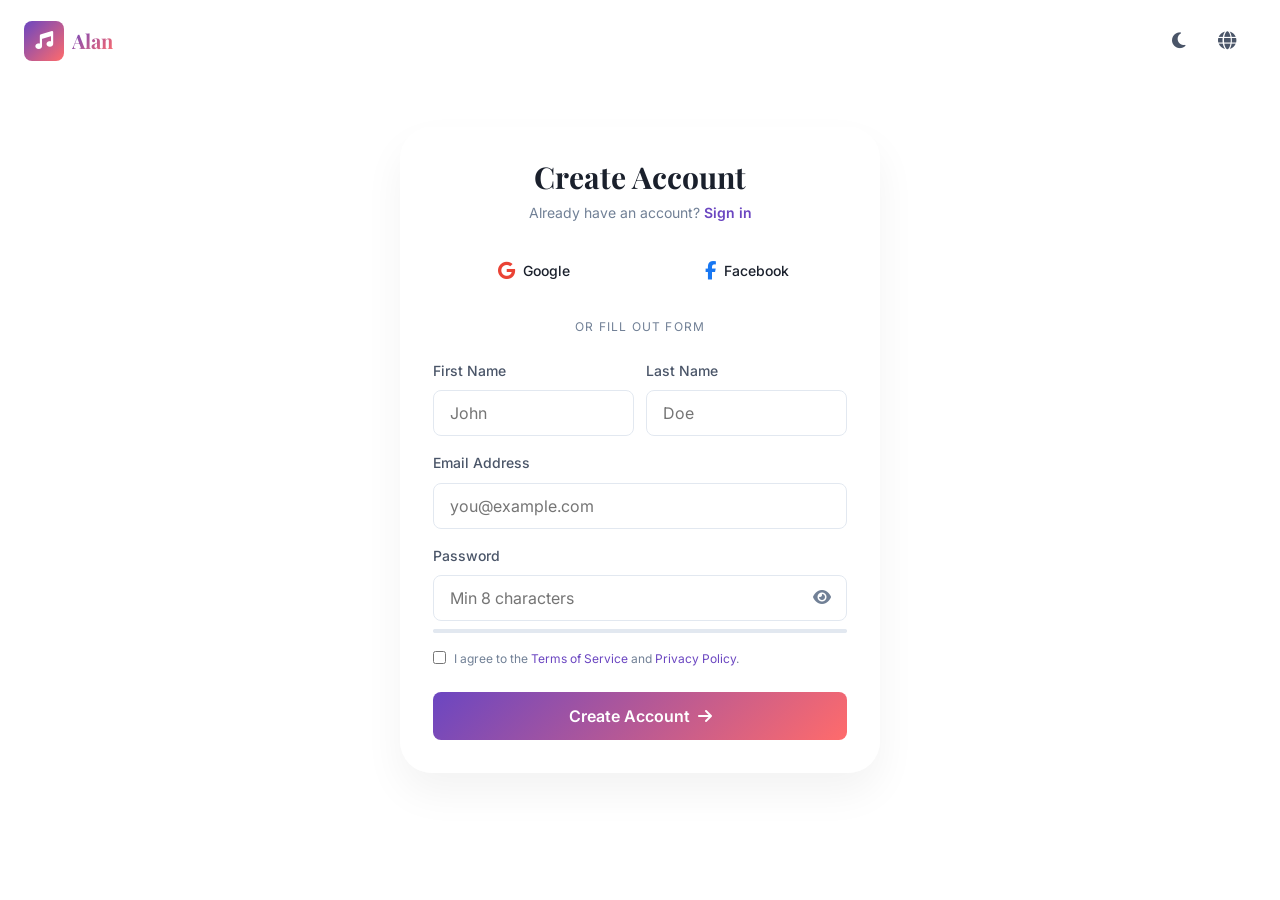
<file: pages/register.html>
<!DOCTYPE html>
<html lang="en" dir="ltr" data-theme="light">
<head>
  <meta charset="UTF-8">
  <meta name="viewport" content="width=device-width, initial-scale=1.0">
  <meta name="description" content="Create your Alan account and start dancing today.">
  <title>Sign Up — Alan</title>
  <link rel="preconnect" href="https://fonts.googleapis.com"><link rel="preconnect" href="https://fonts.gstatic.com" crossorigin>
  <link href="https://fonts.googleapis.com/css2?family=Playfair+Display:ital,wght@0,400..900;1,400..900&family=Inter:wght@300..800&family=Dancing+Script:wght@400..700&family=Cairo:wght@300..900&family=Amiri:ital,wght@0,400;0,700;1,400;1,700&display=swap" rel="stylesheet">
  <link rel="stylesheet" href="https://cdnjs.cloudflare.com/ajax/libs/font-awesome/6.5.1/css/all.min.css">
  <link rel="stylesheet" href="../assets/css/variables.css">
  <link rel="stylesheet" href="../assets/css/animations.css">
  <link rel="stylesheet" href="../assets/css/components.css">
  <link rel="stylesheet" href="../assets/css/rtl.css">
  <link rel="stylesheet" href="../assets/css/auth.css">
</head>
<body>
  <div class="auth-page">
    <!-- Animated Cosmic Background -->
    <div class="landing__bg" style="position: fixed; inset: 0; z-index: -1;">
      <div class="landing__bg-gradient"></div>
      <canvas class="landing__particles" id="landing-particles"></canvas>
    </div>

    <!-- Perfectly Aligned Topbar for Toggles & Back -->
    <div class="auth-topbar">
      <a href="../index.html" class="navbar__logo" style="text-decoration:none;">
        <div class="navbar__logo-icon"><i class="fas fa-music"></i></div>
        <div class="navbar__logo-text"><span>Alan</span></div>
      </a>
      <div class="auth-toggles">
        <button class="navbar__action-btn" data-theme-toggle aria-label="Theme"><i class="fas fa-moon"></i></button>
        <button class="navbar__action-btn" data-rtl-toggle aria-label="Toggle RTL"><i class="fas fa-globe"></i></button>
      </div>
    </div>

    <!-- Centered Glass Card -->
    <div class="auth-container">
      <div class="auth-glass-card">
        <h1 class="auth-title">Create Account</h1>
        <p class="auth-subtitle">Already have an account? <a href="login.html">Sign in</a></p>

        <div class="auth-social">
          <button class="auth-social__btn"><i class="fab fa-google" style="color:#EA4335"></i> Google</button>
          <button class="auth-social__btn"><i class="fab fa-facebook-f" style="color:#1877F2"></i> Facebook</button>
        </div>
        <div class="auth-divider"><span>or fill out form</span></div>

        <form class="auth-form" data-validate>
          <div class="form-row">
            <div class="form-group"><label class="form-label" for="firstName">First Name</label><input type="text" class="form-input" id="firstName" placeholder="John" required><span class="form-error">Required</span></div>
            <div class="form-group"><label class="form-label" for="lastName">Last Name</label><input type="text" class="form-input" id="lastName" placeholder="Doe" required><span class="form-error">Required</span></div>
          </div>
          <div class="form-group"><label class="form-label" for="regEmail">Email Address</label><input type="email" class="form-input" id="regEmail" placeholder="you@example.com" required><span class="form-error">Valid email required</span></div>
          <div class="form-group">
            <label class="form-label" for="regPassword">Password</label>
            <div class="password-wrap">
              <input type="password" class="form-input" id="regPassword" placeholder="Min 8 characters" required data-password-strength="#passwordMeter">
              <button type="button" class="password-toggle" aria-label="Toggle password" onclick="const i=this.previousElementSibling;i.type=i.type==='password'?'text':'password';this.innerHTML=i.type==='password'?'<i class=\'fas fa-eye\'></i>':'<i class=\'fas fa-eye-slash\'></i>'"><i class="fas fa-eye"></i></button>
            </div>
            <div class="password-strength" id="passwordMeter" data-strength="0"><div class="password-strength__bar"></div></div>
            <span class="form-error">Min 8 characters required</span>
          </div>
          <div class="auth-form__terms">
            <input type="checkbox" id="terms" required>
            <label for="terms">I agree to the <a href="#">Terms of Service</a> and <a href="#">Privacy Policy</a>.</label>
          </div>
          <button type="submit" class="btn btn--lg" style="width:100%; background:var(--gradient-primary); color:white; border:none; transition:none; transform:none; box-shadow:none;">
            Create Account <i class="fas fa-arrow-right"></i>
          </button>
        </form>
      </div>
    </div>
  </div>

  <script src="../assets/js/modules/theme.js"></script><script src="../assets/js/modules/rtl.js"></script><script src="../assets/js/modules/navigation.js"></script><script src="../assets/js/modules/animations.js"></script><script src="../assets/js/modules/dashboard.js"></script><script src="../assets/js/main.js"></script>
</body>
</html>
</file>
<file: assets/css/variables.css>
/* ========================================
   DANCE STUDIO — Design System Variables
   ======================================== */

:root {
  /* === Primary Palette === */
  --color-primary: #6B46C1;
  --color-primary-light: #805AD5;
  --color-primary-dark: #553C9A;
  --color-primary-rgb: 107, 70, 193;

  --color-accent: #FF6B6B;
  --color-accent-light: #FF8E8E;
  --color-accent-dark: #E84545;
  --color-accent-rgb: 255, 107, 107;

  --color-midnight: #1A202C;
  --color-midnight-rgb: 26, 32, 44;

  /* === Secondary Palette === */
  --color-rose-gold: #B76E79;
  --color-rose-gold-rgb: 183, 110, 121;
  --color-cream: #FFF5F5;
  --color-charcoal: #2D3748;
  --color-charcoal-rgb: 45, 55, 72;

  /* === Gradient Presets === */
  --gradient-primary: linear-gradient(135deg, #6B46C1 0%, #FF6B6B 100%);
  --gradient-primary-reverse: linear-gradient(135deg, #FF6B6B 0%, #6B46C1 100%);
  --gradient-hero: linear-gradient(135deg, rgba(107,70,193,0.9) 0%, rgba(255,107,107,0.7) 100%);
  --gradient-dark: linear-gradient(135deg, #1A202C 0%, #2D3748 100%);
  --gradient-card: linear-gradient(145deg, rgba(107,70,193,0.05) 0%, rgba(255,107,107,0.05) 100%);
  --gradient-glow: radial-gradient(circle, rgba(107,70,193,0.3) 0%, transparent 70%);

  /* === Light Mode (Default) === */
  --bg-primary: #FFFFFF;
  --bg-secondary: #F7FAFC;
  --bg-tertiary: #EDF2F7;
  --bg-card: #FFFFFF;
  --bg-card-hover: #F7FAFC;
  --bg-nav: rgba(255, 255, 255, 0.85);
  --bg-nav-scrolled: rgba(255, 255, 255, 0.95);
  --bg-footer: #1A202C;
  --bg-input: #FFFFFF;
  --bg-overlay: rgba(26, 32, 44, 0.6);

  --text-primary: #1A202C;
  --text-secondary: #4A5568;
  --text-tertiary: #718096;
  --text-inverse: #F7FAFC;
  --text-on-primary: #FFFFFF;
  --text-link: #6B46C1;
  --text-link-hover: #805AD5;

  --border-color: #E2E8F0;
  --border-color-hover: #CBD5E0;
  --border-color-focus: #6B46C1;

  --shadow-sm: 0 1px 2px 0 rgba(0,0,0,0.05);
  --shadow-md: 0 4px 6px -1px rgba(0,0,0,0.1), 0 2px 4px -1px rgba(0,0,0,0.06);
  --shadow-lg: 0 10px 15px -3px rgba(0,0,0,0.1), 0 4px 6px -2px rgba(0,0,0,0.05);
  --shadow-xl: 0 20px 25px -5px rgba(0,0,0,0.1), 0 10px 10px -5px rgba(0,0,0,0.04);
  --shadow-2xl: 0 25px 50px -12px rgba(0,0,0,0.25);
  --shadow-glow: 0 0 30px rgba(107, 70, 193, 0.3);
  --shadow-glow-accent: 0 0 30px rgba(255, 107, 107, 0.3);

  /* === Typography === */
  --font-heading: 'Playfair Display', Georgia, serif;
  --font-body: 'Inter', -apple-system, BlinkMacSystemFont, 'Segoe UI', sans-serif;
  --font-accent: 'Dancing Script', cursive;
  --font-mono: 'JetBrains Mono', 'Fira Code', monospace;

  --font-size-xs: 0.75rem;    /* 12px */
  --font-size-sm: 0.875rem;   /* 14px */
  --font-size-base: 1rem;     /* 16px */
  --font-size-lg: 1.125rem;   /* 18px */
  --font-size-xl: 1.25rem;    /* 20px */
  --font-size-2xl: 1.5rem;    /* 24px */
  --font-size-3xl: 1.875rem;  /* 30px */
  --font-size-4xl: 2.25rem;   /* 36px */
  --font-size-5xl: 3rem;      /* 48px */
  --font-size-6xl: 3.75rem;   /* 60px */
  --font-size-7xl: 4.5rem;    /* 72px */

  --font-weight-light: 300;
  --font-weight-normal: 400;
  --font-weight-medium: 500;
  --font-weight-semibold: 600;
  --font-weight-bold: 700;
  --font-weight-extrabold: 800;
  --font-weight-black: 900;

  --line-height-tight: 1.15;
  --line-height-snug: 1.3;
  --line-height-normal: 1.6;
  --line-height-relaxed: 1.8;

  --letter-spacing-tight: -0.025em;
  --letter-spacing-normal: 0;
  --letter-spacing-wide: 0.05em;
  --letter-spacing-wider: 0.1em;
  --letter-spacing-widest: 0.2em;

  /* === Spacing (8px grid) === */
  --space-1: 0.25rem;   /* 4px */
  --space-2: 0.5rem;    /* 8px */
  --space-3: 0.75rem;   /* 12px */
  --space-4: 1rem;      /* 16px */
  --space-5: 1.25rem;   /* 20px */
  --space-6: 1.5rem;    /* 24px */
  --space-8: 2rem;      /* 32px */
  --space-10: 2.5rem;   /* 40px */
  --space-12: 3rem;     /* 48px */
  --space-16: 4rem;     /* 64px */
  --space-20: 5rem;     /* 80px */
  --space-24: 6rem;     /* 96px */
  --space-32: 8rem;     /* 128px */

  /* === Border Radius === */
  --radius-sm: 0.5rem;    /* 8px */
  --radius-md: 1rem;      /* 16px */
  --radius-lg: 1.5rem;    /* 24px */
  --radius-xl: 2rem;      /* 32px */
  --radius-full: 9999px;
  --radius-circle: 50%;

  /* === Transitions === */
  --transition-fast: 150ms ease;
  --transition-base: 250ms ease;
  --transition-slow: 400ms ease;
  --transition-spring: 500ms cubic-bezier(0.34, 1.56, 0.64, 1);
  --transition-bounce: 600ms cubic-bezier(0.68, -0.55, 0.27, 1.55);

  /* === Z-Index Scale === */
  --z-dropdown: 100;
  --z-sticky: 200;
  --z-overlay: 300;
  --z-modal: 400;
  --z-toast: 500;
  --z-preloader: 1000;
  --z-cursor: 9999;

  /* === Container === */
  --container-sm: 640px;
  --container-md: 768px;
  --container-lg: 1024px;
  --container-xl: 1280px;
  --container-2xl: 1440px;

  /* === Glass Effect === */
  --glass-bg: rgba(255, 255, 255, 0.05);
  --glass-border: rgba(255, 255, 255, 0.15);
  --glass-blur: 20px;
  --navbar-shadow: 0 4px 30px rgba(0, 0, 0, 0.05);
}

/* ========================================
   DARK MODE THEME
   ======================================== */
[data-theme="dark"] {
  --bg-primary: #0F0F0F;
  --bg-secondary: #1A1A2E;
  --bg-tertiary: #16213E;
  --bg-card: #1A1A2E;
  --bg-card-hover: #222244;
  --bg-nav: rgba(15, 15, 15, 0.8);
  --bg-nav-scrolled: rgba(15, 15, 15, 0.95);
  --bg-footer: #0A0A0A;
  --bg-input: #1A1A2E;
  --bg-overlay: rgba(0, 0, 0, 0.7);

  --text-primary: #F7FAFC;
  --text-secondary: #CBD5E0;
  --text-tertiary: #A0AEC0;
  --text-inverse: #1A202C;
  --text-link: #B794F4;
  --text-link-hover: #D6BCFA;

  --border-color: rgba(255, 255, 255, 0.1);
  --border-color-hover: rgba(255, 255, 255, 0.2);
  --border-color-focus: #B794F4;

  --shadow-sm: 0 1px 2px 0 rgba(0,0,0,0.3);
  --shadow-md: 0 4px 6px -1px rgba(0,0,0,0.4), 0 2px 4px -1px rgba(0,0,0,0.3);
  --shadow-lg: 0 10px 15px -3px rgba(0,0,0,0.5), 0 4px 6px -2px rgba(0,0,0,0.3);
  --shadow-xl: 0 20px 25px -5px rgba(0,0,0,0.5), 0 10px 10px -5px rgba(0,0,0,0.3);
  --shadow-2xl: 0 25px 50px -12px rgba(0,0,0,0.6);
  --shadow-glow: 0 0 40px rgba(107, 70, 193, 0.4);
  --shadow-glow-accent: 0 0 40px rgba(255, 107, 107, 0.4);

  --gradient-card: linear-gradient(145deg, rgba(107,70,193,0.1) 0%, rgba(255,107,107,0.1) 100%);

  --glass-bg: rgba(26, 26, 46, 0.2);
  --glass-border: rgba(255, 255, 255, 0.05);
  --navbar-shadow: 0 4px 30px rgba(0, 0, 0, 0.3);
}

/* ========================================
   RTL TYPOGRAPHY
   ======================================== */
[dir="rtl"] {
  --font-heading: 'Cairo', 'Playfair Display', serif;
  --font-body: 'Cairo', 'Inter', sans-serif;
  --line-height-normal: 1.8;
}

/* ========================================
   BASE RESETS & GLOBAL STYLES
   ======================================== */
*, *::before, *::after {
  box-sizing: border-box;
  margin: 0;
  padding: 0;
}

html {
  scroll-behavior: smooth;
  -webkit-text-size-adjust: 100%;
  font-size: 16px;
}

body {
  font-family: var(--font-body);
  font-size: var(--font-size-base);
  line-height: var(--line-height-normal);
  color: var(--text-primary);
  background-color: var(--bg-primary);
  -webkit-font-smoothing: antialiased;
  -moz-osx-font-smoothing: grayscale;
  overflow-x: hidden;
  transition: background-color 0.4s ease, color 0.4s ease;
}

img, video {
  max-width: 100%;
  height: auto;
  display: block;
}

a {
  color: var(--text-link);
  text-decoration: none;
  transition: color var(--transition-fast);
}

a:hover {
  color: var(--text-link-hover);
}

h1, h2, h3, h4, h5, h6 {
  font-family: var(--font-heading);
  line-height: var(--line-height-tight);
  color: var(--text-primary);
  font-weight: var(--font-weight-bold);
}

h1 { font-size: var(--font-size-5xl); }
h2 { font-size: var(--font-size-4xl); }
h3 { font-size: var(--font-size-3xl); }
h4 { font-size: var(--font-size-2xl); }
h5 { font-size: var(--font-size-xl);  }
h6 { font-size: var(--font-size-lg);  }

p {
  color: var(--text-secondary);
  margin-bottom: var(--space-4);
}

::selection {
  background-color: rgba(var(--color-primary-rgb), 0.3);
  color: var(--text-primary);
}

:focus-visible {
  outline: 2px solid var(--color-primary);
  outline-offset: 2px;
}

/* === Scrollbar === */
::-webkit-scrollbar {
  width: 8px;
}

::-webkit-scrollbar-track {
  background: var(--bg-secondary);
}

::-webkit-scrollbar-thumb {
  background: var(--color-primary);
  border-radius: var(--radius-full);
}

::-webkit-scrollbar-thumb:hover {
  background: var(--color-primary-light);
}

/* ========================================
   UTILITY CLASSES
   ======================================== */
.container {
  width: 100%;
  max-width: var(--container-xl);
  margin-inline: auto;
  padding-inline: var(--space-6);
}

.container--sm { max-width: var(--container-sm); }
.container--md { max-width: var(--container-md); }
.container--lg { max-width: var(--container-lg); }
.container--2xl { max-width: var(--container-2xl); }

.section {
  padding-block: var(--space-24);
  position: relative;
}

.section--sm { padding-block: var(--space-16); }

.text-gradient {
  background: var(--gradient-primary);
  -webkit-background-clip: text;
  -webkit-text-fill-color: transparent;
  background-clip: text;
}

.text-accent {
  font-family: var(--font-accent);
}

.sr-only {
  position: absolute;
  width: 1px;
  height: 1px;
  padding: 0;
  margin: -1px;
  overflow: hidden;
  clip: rect(0, 0, 0, 0);
  white-space: nowrap;
  border: 0;
}

/* === Reduced Motion === */
@media (prefers-reduced-motion: reduce) {
  *, *::before, *::after {
    animation-duration: 0.01ms !important;
    animation-iteration-count: 1 !important;
    transition-duration: 0.01ms !important;
    scroll-behavior: auto !important;
  }
}
</file>
<file: assets/css/animations.css>
/* ========================================
   DANCE STUDIO — Animation Keyframes
   GPU-accelerated (transform/opacity only)
   ======================================== */


/* === Content Reveals === */
@keyframes fadeUp {
  0% { opacity: 0; transform: translateY(50px); }
  100% { opacity: 1; transform: translateY(0); }
}

@keyframes fadeDown {
  0% { opacity: 0; transform: translateY(-50px); }
  100% { opacity: 1; transform: translateY(0); }
}

@keyframes fadeInLeft {
  0% { opacity: 0; transform: translateX(-50px); }
  100% { opacity: 1; transform: translateX(0); }
}

@keyframes fadeInRight {
  0% { opacity: 0; transform: translateX(50px); }
  100% { opacity: 1; transform: translateX(0); }
}

@keyframes fadeIn {
  0% { opacity: 0; }
  100% { opacity: 1; }
}

@keyframes scaleIn {
  0% { opacity: 0; transform: scale(0.8); }
  100% { opacity: 1; transform: scale(1); }
}

@keyframes scaleUp {
  0% { opacity: 0; transform: scale(0.5); }
  100% { opacity: 1; transform: scale(1); }
}

/* === Text Mask Reveal === */
@keyframes textReveal {
  0% { transform: translateY(100%); }
  100% { transform: translateY(0); }
}

@keyframes textRevealChar {
  0% { opacity: 0; transform: translateY(40px) rotateX(40deg); }
  100% { opacity: 1; transform: translateY(0) rotateX(0deg); }
}

/* === Clip Path Reveals === */
@keyframes clipRevealDown {
  0% { clip-path: polygon(0 0, 100% 0, 100% 0, 0 0); }
  100% { clip-path: polygon(0 0, 100% 0, 100% 100%, 0 100%); }
}

@keyframes clipRevealCircle {
  0% { clip-path: circle(0% at 50% 50%); }
  100% { clip-path: circle(100% at 50% 50%); }
}

/* === Float / Hover === */
@keyframes float {
  0%, 100% { transform: translateY(0); }
  50% { transform: translateY(-20px); }
}

@keyframes floatSlow {
  0%, 100% { transform: translateY(0) rotate(0deg); }
  50% { transform: translateY(-10px) rotate(2deg); }
}

@keyframes pulse {
  0%, 100% { transform: scale(1); opacity: 1; }
  50% { transform: scale(1.05); opacity: 0.8; }
}

@keyframes pulseGlow {
  0%, 100% { box-shadow: 0 0 20px rgba(var(--color-primary-rgb), 0.3); }
  50% { box-shadow: 0 0 40px rgba(var(--color-primary-rgb), 0.6); }
}

/* === Ripple Effect === */
@keyframes ripple {
  0% { transform: scale(0); opacity: 0.6; }
  100% { transform: scale(4); opacity: 0; }
}

/* === Rotate === */
@keyframes spin {
  0% { transform: rotate(0deg); }
  100% { transform: rotate(360deg); }
}

@keyframes spinSlow {
  0% { transform: rotate(0deg); }
  100% { transform: rotate(360deg); }
}

/* === Marquee === */
@keyframes marqueeLeft {
  0% { transform: translateX(0); }
  100% { transform: translateX(-50%); }
}

@keyframes marqueeRight {
  0% { transform: translateX(-50%); }
  100% { transform: translateX(0); }
}

/* === Gradient Background Animation === */
@keyframes gradientShift {
  0% { background-position: 0% 50%; }
  50% { background-position: 100% 50%; }
  100% { background-position: 0% 50%; }
}

@keyframes meshGradient {
  0%, 100% { 
    background-position: 0% 0%, 100% 100%, 50% 50%;
  }
  25% { 
    background-position: 100% 0%, 0% 100%, 50% 0%;
  }
  50% { 
    background-position: 100% 100%, 0% 0%, 0% 50%;
  }
  75% { 
    background-position: 0% 100%, 100% 0%, 100% 50%;
  }
}

/* === Sparkle / Particle === */
@keyframes sparkle {
  0%, 100% { opacity: 0; transform: scale(0) rotate(0deg); }
  50% { opacity: 1; transform: scale(1) rotate(180deg); }
}

@keyframes twinkle {
  0%, 100% { opacity: 0.2; }
  50% { opacity: 1; }
}

/* === SVG Drawing === */
@keyframes drawLine {
  0% { stroke-dashoffset: 1000; }
  100% { stroke-dashoffset: 0; }
}

@keyframes drawCheck {
  0% { stroke-dashoffset: 100; }
  100% { stroke-dashoffset: 0; }
}

/* === Flip Clock === */
@keyframes flipTop {
  0% { transform: rotateX(0deg); }
  100% { transform: rotateX(-90deg); }
}

@keyframes flipBottom {
  0% { transform: rotateX(90deg); }
  100% { transform: rotateX(0deg); }
}

/* === Slide === */
@keyframes slideInFromLeft {
  0% { transform: translateX(-100%); opacity: 0; }
  100% { transform: translateX(0); opacity: 1; }
}

@keyframes slideInFromRight {
  0% { transform: translateX(100%); opacity: 0; }
  100% { transform: translateX(0); opacity: 1; }
}

@keyframes slideInFromBottom {
  0% { transform: translateY(100%); }
  100% { transform: translateY(0); }
}

/* === Shake (Form Error) === */
@keyframes shake {
  0%, 100% { transform: translateX(0); }
  10%, 30%, 50%, 70%, 90% { transform: translateX(-5px); }
  20%, 40%, 60%, 80% { transform: translateX(5px); }
}

/* === Bounce === */
@keyframes bounceIn {
  0% { opacity: 0; transform: scale(0.3); }
  50% { opacity: 1; transform: scale(1.05); }
  70% { transform: scale(0.9); }
  100% { transform: scale(1); }
}

@keyframes bounceArrow {
  0%, 100% { transform: translateX(0); }
  50% { transform: translateX(8px); }
}

/* === Wave Divider === */
@keyframes waveMove {
  0% { transform: translateX(0); }
  100% { transform: translateX(-50%); }
}

/* === Typing Cursor === */
@keyframes blink {
  0%, 100% { opacity: 1; }
  50% { opacity: 0; }
}

/* === Progress Bar === */
@keyframes progressGrow {
  0% { transform: scaleX(0); }
  100% { transform: scaleX(1); }
}

/* === Scroll Progress Bar === */
.scroll-progress {
  position: fixed;
  top: 0;
  inset-inline-start: 0;
  width: 100%;
  height: 3px;
  background: var(--gradient-primary);
  transform-origin: left;
  transform: scaleX(0);
  z-index: var(--z-sticky);
  transition: none;
}

[dir="rtl"] .scroll-progress {
  transform-origin: right;
}

/* ========================================
   ANIMATION UTILITY CLASSES
   ======================================== */

/* Scroll-triggered reveal (used with Intersection Observer) */
.reveal {
  opacity: 0;
  transform: translateY(50px);
  transition: opacity 0.8s cubic-bezier(0.16, 1, 0.3, 1),
              transform 0.8s cubic-bezier(0.16, 1, 0.3, 1);
}

.reveal.revealed {
  opacity: 1;
  transform: translateY(0);
}

.reveal--left {
  opacity: 0;
  transform: translateX(-50px);
  transition: opacity 0.8s cubic-bezier(0.16, 1, 0.3, 1),
              transform 0.8s cubic-bezier(0.16, 1, 0.3, 1);
}

.reveal--left.revealed {
  opacity: 1;
  transform: translateX(0);
}

.reveal--right {
  opacity: 0;
  transform: translateX(50px);
  transition: opacity 0.8s cubic-bezier(0.16, 1, 0.3, 1),
              transform 0.8s cubic-bezier(0.16, 1, 0.3, 1);
}

.reveal--right.revealed {
  opacity: 1;
  transform: translateX(0);
}

.reveal--scale {
  opacity: 0;
  transform: scale(0.8);
  transition: opacity 0.8s cubic-bezier(0.16, 1, 0.3, 1),
              transform 0.8s cubic-bezier(0.34, 1.56, 0.64, 1);
}

.reveal--scale.revealed {
  opacity: 1;
  transform: scale(1);
}

/* Stagger delay helpers */
.stagger-1 { transition-delay: 0.1s; }
.stagger-2 { transition-delay: 0.2s; }
.stagger-3 { transition-delay: 0.3s; }
.stagger-4 { transition-delay: 0.4s; }
.stagger-5 { transition-delay: 0.5s; }
.stagger-6 { transition-delay: 0.6s; }

/* Text mask reveal container */
.text-mask {
  overflow: hidden;
  display: inline-block;
}

.text-mask__inner {
  display: inline-block;
  transform: translateY(100%);
  transition: transform 0.8s cubic-bezier(0.16, 1, 0.3, 1);
}

.text-mask.revealed .text-mask__inner {
  transform: translateY(0);
}

/* Parallax layer markers */
.parallax-layer {
  will-change: transform;
}



/* === Custom Cursor === */
.custom-cursor {
  position: fixed;
  width: 20px;
  height: 20px;
  border: 2px solid var(--color-primary);
  border-radius: 50%;
  pointer-events: none;
  z-index: var(--z-cursor);
  transform: translate(-50%, -50%);
  transition: width 0.3s ease, height 0.3s ease, background-color 0.3s ease;
  mix-blend-mode: difference;
}

.custom-cursor.expanded {
  width: 50px;
  height: 50px;
  background-color: rgba(var(--color-primary-rgb), 0.15);
  border-color: var(--color-accent);
}

@media (pointer: coarse) {
  .custom-cursor { display: none; }
}
</file>
<file: assets/css/components.css>
/* ========================================
   DANCE STUDIO — Reusable UI Components
   ======================================== */

/* ========================================
   NAVIGATION BAR
   ======================================== */
.navbar {
  position: fixed;
  top: 0;
  inset-inline: 0;
  z-index: var(--z-sticky);
  padding: var(--space-4) 0;
  background: var(--bg-nav);
  backdrop-filter: blur(var(--glass-blur));
  -webkit-backdrop-filter: blur(var(--glass-blur));
  border-bottom: 1px solid var(--glass-border);
  box-shadow: var(--navbar-shadow);
  transition: background var(--transition-base), padding var(--transition-base),
              box-shadow var(--transition-base), backdrop-filter var(--transition-base),
              border-color var(--transition-base);
}

.navbar.scrolled {
  background: var(--bg-nav-scrolled);
  padding: var(--space-2) 0;
  box-shadow: var(--shadow-lg);
  border-bottom-color: var(--border-color);
}

.navbar.menu-open {
  height: 100vh;
  background: #FFFFFF !important;
  backdrop-filter: none !important;
  -webkit-backdrop-filter: none !important;
  border-bottom: none;
  z-index: var(--z-overlay);
}

[data-theme="dark"] .navbar.menu-open {
  background: #000000 !important;
}

.navbar__inner {
  display: flex;
  align-items: center;
  justify-content: space-between;
  gap: var(--space-4);
}

.navbar__logo {
  display: flex;
  align-items: center;
  gap: var(--space-2);
  font-family: var(--font-heading);
  font-size: var(--font-size-xl);
  font-weight: var(--font-weight-bold);
  color: var(--text-primary);
  text-decoration: none;
  z-index: calc(var(--z-overlay) + 1);
}

.navbar__logo-icon {
  width: 40px;
  height: 40px;
  background: var(--gradient-primary);
  border-radius: var(--radius-sm);
  display: flex;
  align-items: center;
  justify-content: center;
  color: white;
  font-size: var(--font-size-lg);
}

.navbar__logo-text span {
  background: var(--gradient-primary);
  -webkit-background-clip: text;
  -webkit-text-fill-color: transparent;
  background-clip: text;
}

/* Nav Links */
.navbar__menu {
  display: flex;
  align-items: center;
  gap: var(--space-1);
  list-style: none;
}

.navbar__link {
  position: relative;
  display: inline-flex;
  align-items: center;
  gap: var(--space-1);
  padding: var(--space-2) var(--space-3);
  color: var(--text-secondary);
  font-size: var(--font-size-sm);
  font-weight: var(--font-weight-medium);
  text-decoration: none;
  border-radius: var(--radius-sm);
  transition: color var(--transition-fast), background var(--transition-fast);
}

.navbar__mobile-login {
  display: none;
}

.navbar__link:hover,
.navbar__link.active {
  color: var(--color-primary);
  background: rgba(var(--color-primary-rgb), 0.08);
}

.navbar__link::after {
  content: '';
  position: absolute;
  bottom: 0;
  inset-inline-start: 50%;
  width: 0;
  height: 2px;
  background: var(--gradient-primary);
  border-radius: var(--radius-full);
  transform: translateX(-50%);
  transition: width var(--transition-base);
}

[dir="rtl"] .navbar__link::after {
  transform: translateX(50%);
}

.navbar__link:hover::after,
.navbar__link.active::after {
  width: 60%;
}

/* Dropdown */


.navbar__dropdown {
  position: relative;
}

.navbar__dropdown-toggle {
  cursor: pointer;
  display: flex;
  align-items: center;
  gap: var(--space-1);
  padding: var(--space-2) var(--space-4);
  border-radius: var(--radius-sm);
  transition: background var(--transition-fast), color var(--transition-fast);
}

.navbar__dropdown-toggle:hover {
  background: rgba(var(--color-primary-rgb), 0.05);
}

.navbar__dropdown-toggle .chevron,
.navbar__dropdown-toggle .fa-chevron-down {
  font-size: 10px;
  transition: transform var(--transition-base);
  opacity: 0.7;
}

.navbar__dropdown:hover .chevron,
.navbar__dropdown:hover .fa-chevron-down,
.navbar__dropdown.open .chevron,
.navbar__dropdown.open .fa-chevron-down {
  transform: rotate(180deg);
}

.navbar__dropdown-menu {
  position: absolute;
  top: 100%;
  inset-inline-start: 0;
  min-width: 220px;
  background: var(--bg-card);
  border: 1px solid var(--border-color);
  border-radius: var(--radius-md);
  box-shadow: var(--shadow-xl);
  padding: var(--space-2);
  margin: 0;
  list-style: none;
  opacity: 0;
  visibility: hidden;
  transform: translateY(10px);
  transition: opacity var(--transition-fast), transform var(--transition-fast), visibility var(--transition-fast);
  z-index: var(--z-dropdown);
}

.navbar__dropdown:hover .navbar__dropdown-menu,
.navbar__dropdown.open .navbar__dropdown-menu {
  opacity: 1;
  visibility: visible;
  transform: translateY(0);
}

.navbar__dropdown-item {
  display: flex;
  align-items: center;
  gap: var(--space-3);
  padding: var(--space-2) var(--space-3);
  color: var(--text-secondary);
  font-size: var(--font-size-sm);
  border-radius: var(--radius-sm);
  transition: background var(--transition-fast), color var(--transition-fast);
  text-decoration: none;
}

.navbar__dropdown-item:hover {
  background: rgba(var(--color-primary-rgb), 0.08);
  color: var(--color-primary);
}

.navbar__dropdown-item i {
  width: 20px;
  text-align: center;
  color: var(--color-primary);
}

/* Right Actions */
.navbar__actions {
  display: flex;
  align-items: center;
  gap: var(--space-2);
}

.navbar__action-btn {
  display: flex;
  align-items: center;
  justify-content: center;
  width: 40px;
  height: 40px;
  border: none;
  background: transparent;
  color: var(--text-secondary);
  font-size: var(--font-size-lg);
  border-radius: var(--radius-sm);
  cursor: pointer;
  position: relative;
  transition: color var(--transition-fast), background var(--transition-fast);
}

.navbar__action-btn:hover {
  color: var(--color-primary);
  background: rgba(var(--color-primary-rgb), 0.08);
}

/* Mobile Toggle */
.navbar__mobile-toggle {
  display: none;
  flex-direction: column;
  gap: 5px;
  width: 28px;
  background: none;
  border: none;
  cursor: pointer;
  padding: var(--space-2);
  z-index: 10;
}

.navbar__mobile-toggle span {
  display: block;
  width: 100%;
  height: 2px;
  background: var(--text-primary);
  border-radius: var(--radius-full);
  transition: transform var(--transition-base), opacity var(--transition-base);
}

.navbar__mobile-toggle.active span:nth-child(1) {
  transform: translateY(7px) rotate(45deg);
}

.navbar__mobile-toggle.active span:nth-child(2) {
  opacity: 0;
}

.navbar__mobile-toggle.active span:nth-child(3) {
  transform: translateY(-7px) rotate(-45deg);
}

.navbar__mobile-toggle.active {
  background: rgba(var(--color-primary-rgb), 0.1);
  border-radius: var(--radius-circle);
}

/* RTL Toggle is handled by .navbar__action-btn and data-rtl-toggle */

.lang-dropdown__menu {
  position: absolute;
  top: calc(100% + 8px);
  inset-inline-end: 0;
  min-width: 180px;
  background: var(--bg-card);
  border: 1px solid var(--border-color);
  border-radius: var(--radius-md);
  box-shadow: var(--shadow-xl);
  padding: var(--space-2);
  opacity: 0;
  visibility: hidden;
  transform: translateY(10px);
  transition: opacity var(--transition-fast), transform var(--transition-fast), visibility var(--transition-fast);
  z-index: var(--z-dropdown);
}

.lang-dropdown.open .lang-dropdown__menu {
  opacity: 1;
  visibility: visible;
  transform: translateY(0);
}

.lang-dropdown__item {
  display: flex;
  align-items: center;
  gap: var(--space-3);
  padding: var(--space-2) var(--space-3);
  color: var(--text-secondary);
  font-size: var(--font-size-sm);
  border-radius: var(--radius-sm);
  cursor: pointer;
  border: none;
  background: none;
  width: 100%;
  text-align: start;
  transition: background var(--transition-fast), color var(--transition-fast);
}

.lang-dropdown__item:hover,
.lang-dropdown__item.active {
  background: rgba(var(--color-primary-rgb), 0.08);
  color: var(--color-primary);
}

/* ========================================
   BUTTONS
   ======================================== */
.btn {
  display: inline-flex;
  align-items: center;
  justify-content: center;
  gap: var(--space-2);
  padding: var(--space-3) var(--space-6);
  font-family: var(--font-body);
  font-size: var(--font-size-sm);
  font-weight: var(--font-weight-semibold);
  line-height: 1;
  text-decoration: none;
  border: 2px solid transparent;
  border-radius: var(--radius-sm);
  cursor: pointer;
  position: relative;
  overflow: hidden;
  transition: transform var(--transition-fast), box-shadow var(--transition-fast),
              background var(--transition-fast), color var(--transition-fast),
              border-color var(--transition-fast);
  -webkit-tap-highlight-color: transparent;
}

.btn:active {
  transform: scale(0.97);
}

/* Ripple */
.btn .ripple {
  position: absolute;
  border-radius: 50%;
  background: rgba(255,255,255,0.3);
  animation: ripple 0.6s ease-out forwards;
  pointer-events: none;
}

/* Variants */
.btn--primary {
  background: var(--gradient-primary);
  color: white;
  border-color: transparent;
}

.btn--primary:hover {
  transform: translateY(-2px);
  box-shadow: var(--shadow-glow);
}

.btn--secondary {
  background: transparent;
  color: var(--color-primary);
  border-color: var(--color-primary);
}

.btn--secondary:hover {
  background: var(--color-primary);
  color: white;
  transform: translateY(-2px);
}

.btn--accent {
  background: var(--color-accent);
  color: white;
}

.btn--accent:hover {
  background: var(--color-accent-dark);
  transform: translateY(-2px);
  box-shadow: var(--shadow-glow-accent);
}

.btn--ghost {
  background: transparent;
  color: var(--text-primary);
  border-color: var(--border-color);
}

.btn--ghost:hover {
  border-color: var(--color-primary);
  color: var(--color-primary);
}

.btn--white {
  background: white;
  color: var(--color-primary);
}

.btn--white:hover {
  transform: translateY(-2px);
  box-shadow: var(--shadow-lg);
}

/* Sizes */
.btn--sm {
  padding: var(--space-2) var(--space-4);
  font-size: var(--font-size-xs);
}

.btn--lg {
  padding: var(--space-4) var(--space-8);
  font-size: var(--font-size-base);
}

.btn--xl {
  padding: var(--space-5) var(--space-10);
  font-size: var(--font-size-lg);
}

.btn--icon {
  width: 48px;
  height: 48px;
  padding: 0;
  border-radius: var(--radius-circle);
}

/* ========================================
   CARDS
   ======================================== */
.card {
  background: var(--bg-card);
  border: 1px solid var(--border-color);
  border-radius: var(--radius-md);
  overflow: hidden;
  transition: transform var(--transition-base), box-shadow var(--transition-base),
              border-color var(--transition-base);
}

.card:hover {
  transform: translateY(-8px);
  box-shadow: var(--shadow-xl);
  border-color: rgba(var(--color-primary-rgb), 0.3);
}

.card__image {
  position: relative;
  overflow: hidden;
  aspect-ratio: 16/10;
}

.card__image img {
  width: 100%;
  height: 100%;
  object-fit: cover;
  transition: transform 0.6s ease;
}

.card:hover .card__image img {
  transform: scale(1.05);
}

.card__image-overlay {
  position: absolute;
  inset: 0;
  background: linear-gradient(to top, rgba(0,0,0,0.6) 0%, transparent 60%);
  opacity: 0;
  transition: opacity var(--transition-base);
}

.card:hover .card__image-overlay {
  opacity: 1;
}

.card__body {
  padding: var(--space-6);
}

.card__tag {
  display: inline-block;
  padding: var(--space-1) var(--space-3);
  font-size: var(--font-size-xs);
  font-weight: var(--font-weight-semibold);
  color: var(--color-primary);
  background: rgba(var(--color-primary-rgb), 0.1);
  border-radius: var(--radius-full);
  text-transform: uppercase;
  letter-spacing: var(--letter-spacing-wide);
  margin-bottom: var(--space-3);
}

.card__title {
  font-size: var(--font-size-xl);
  margin-bottom: var(--space-2);
}

.card__text {
  font-size: var(--font-size-sm);
  color: var(--text-tertiary);
  margin-bottom: var(--space-4);
}

/* Glass Card */
.card--glass {
  background: var(--glass-bg);
  backdrop-filter: blur(var(--glass-blur));
  -webkit-backdrop-filter: blur(var(--glass-blur));
  border: 1px solid var(--glass-border);
}

/* 3D Tilt Card */
.card--tilt {
  transform-style: preserve-3d;
  perspective: 1000px;
}

/* ========================================
   SECTION HEADERS
   ======================================== */
.section-header {
  text-align: center;
  margin-bottom: var(--space-16);
  max-width: 700px;
  margin-inline: auto;
}

.section-header__label {
  display: inline-flex;
  align-items: center;
  gap: var(--space-2);
  font-family: var(--font-accent);
  font-size: var(--font-size-lg);
  color: var(--color-accent);
  margin-bottom: var(--space-3);
}

.section-header__title {
  font-size: var(--font-size-4xl);
  margin-bottom: var(--space-4);
}

.section-header__desc {
  font-size: var(--font-size-lg);
  color: var(--text-tertiary);
  max-width: 600px;
  margin-inline: auto;
}

/* ========================================
   FORMS
   ======================================== */
.form-group {
  position: relative;
  margin-bottom: var(--space-6);
}

.form-label {
  display: block;
  font-size: var(--font-size-sm);
  font-weight: var(--font-weight-medium);
  color: var(--text-secondary);
  margin-bottom: var(--space-2);
}

/* Floating label */
.form-group--floating {
  position: relative;
}

.form-group--floating .form-input {
  padding-top: var(--space-6);
}

.form-group--floating .form-label {
  position: absolute;
  top: 50%;
  inset-inline-start: var(--space-4);
  transform: translateY(-50%);
  color: var(--text-tertiary);
  font-weight: var(--font-weight-normal);
  transition: all var(--transition-fast);
  pointer-events: none;
  margin-bottom: 0;
}

.form-group--floating .form-input:focus ~ .form-label,
.form-group--floating .form-input:not(:placeholder-shown) ~ .form-label {
  top: var(--space-2);
  transform: translateY(0);
  font-size: var(--font-size-xs);
  color: var(--color-primary);
  font-weight: var(--font-weight-medium);
}

.form-input, .form-textarea, .form-select {
  width: 100%;
  padding: var(--space-3) var(--space-4);
  font-family: var(--font-body);
  font-size: var(--font-size-base);
  color: var(--text-primary);
  background: var(--bg-input);
  border: 2px solid var(--border-color);
  border-radius: var(--radius-sm);
  transition: border-color var(--transition-fast), box-shadow var(--transition-fast);
  outline: none;
}

.form-input:focus, .form-textarea:focus, .form-select:focus {
  border-color: var(--color-primary);
  box-shadow: 0 0 0 3px rgba(var(--color-primary-rgb), 0.15);
}

.form-input.error {
  border-color: var(--color-accent);
  animation: shake 0.5s ease;
}

.form-input.success {
  border-color: #48BB78;
}

.form-textarea {
  min-height: 120px;
  resize: vertical;
}

.form-error {
  font-size: var(--font-size-xs);
  color: var(--color-accent);
  margin-top: var(--space-1);
  display: none;
}

.form-input.error + .form-error {
  display: block;
}

/* Password strength meter */
.password-strength {
  display: flex;
  gap: var(--space-1);
  margin-top: var(--space-2);
}

.password-strength__bar {
  flex: 1;
  height: 4px;
  background: var(--border-color);
  border-radius: var(--radius-full);
  transition: background var(--transition-fast);
}

.password-strength[data-strength="1"] .password-strength__bar:nth-child(1) { background: #E53E3E; }
.password-strength[data-strength="2"] .password-strength__bar:nth-child(-n+2) { background: #ED8936; }
.password-strength[data-strength="3"] .password-strength__bar:nth-child(-n+3) { background: #ECC94B; }
.password-strength[data-strength="4"] .password-strength__bar { background: #48BB78; }

/* ========================================
   TABS
   ======================================== */
.tabs {
  display: flex;
  gap: var(--space-1);
  border-bottom: 2px solid var(--border-color);
  margin-bottom: var(--space-8);
  overflow-x: auto;
  scrollbar-width: none;
}

.tabs::-webkit-scrollbar { display: none; }

.tab-btn {
  padding: var(--space-3) var(--space-6);
  font-family: var(--font-body);
  font-size: var(--font-size-sm);
  font-weight: var(--font-weight-medium);
  color: var(--text-tertiary);
  background: none;
  border: none;
  border-bottom: 2px solid transparent;
  margin-bottom: -2px;
  cursor: pointer;
  white-space: nowrap;
  transition: color var(--transition-fast), border-color var(--transition-fast);
}

.tab-btn:hover {
  color: var(--text-primary);
}

.tab-btn.active {
  color: var(--color-primary);
  border-bottom-color: var(--color-primary);
}

.tab-panel {
  display: none;
  animation: fadeUp 0.4s ease;
}

.tab-panel.active {
  display: block;
}

/* ========================================
   ACCORDION
   ======================================== */
.accordion-item {
  border: 1px solid var(--border-color);
  border-radius: var(--radius-sm);
  margin-bottom: var(--space-3);
  overflow: hidden;
}

.accordion-btn {
  width: 100%;
  display: flex;
  align-items: center;
  justify-content: space-between;
  padding: var(--space-4) var(--space-6);
  font-family: var(--font-body);
  font-size: var(--font-size-base);
  font-weight: var(--font-weight-semibold);
  color: var(--text-primary);
  background: var(--bg-card);
  border: none;
  cursor: pointer;
  text-align: start;
  transition: background var(--transition-fast);
}

.accordion-btn:hover {
  background: var(--bg-card-hover);
}

.accordion-btn .icon {
  transition: transform var(--transition-base);
  color: var(--color-primary);
}

.accordion-item.open .accordion-btn .icon {
  transform: rotate(180deg);
}

.accordion-content {
  display: grid;
  grid-template-rows: 0fr;
  transition: grid-template-rows 0.4s ease;
}

.accordion-item.open .accordion-content {
  grid-template-rows: 1fr;
}

.accordion-content__inner {
  overflow: hidden;
  padding: 0 var(--space-6);
}

.accordion-item.open .accordion-content__inner {
  padding-bottom: var(--space-6);
}

/* ========================================
   MODAL
   ======================================== */
.modal-overlay {
  position: fixed;
  inset: 0;
  background: var(--bg-overlay);
  backdrop-filter: blur(4px);
  z-index: var(--z-modal);
  display: flex;
  align-items: center;
  justify-content: center;
  opacity: 0;
  visibility: hidden;
  transition: opacity var(--transition-base), visibility var(--transition-base);
}

.modal-overlay.active {
  opacity: 1;
  visibility: visible;
}

.modal {
  background: var(--bg-card);
  border-radius: var(--radius-lg);
  box-shadow: var(--shadow-2xl);
  max-width: 500px;
  width: 90%;
  max-height: 90vh;
  overflow-y: auto;
  transform: scale(0.9) translateY(20px);
  transition: transform var(--transition-spring);
}

.modal-overlay.active .modal {
  transform: scale(1) translateY(0);
}

/* ========================================
   TOAST / NOTIFICATION
   ======================================== */
.toast-container {
  position: fixed;
  top: var(--space-6);
  inset-inline-end: var(--space-6);
  z-index: var(--z-toast);
  display: flex;
  flex-direction: column;
  gap: var(--space-3);
}

.toast {
  display: flex;
  align-items: center;
  gap: var(--space-3);
  padding: var(--space-4) var(--space-6);
  background: var(--bg-card);
  border: 1px solid var(--border-color);
  border-radius: var(--radius-sm);
  box-shadow: var(--shadow-xl);
  animation: slideInFromRight 0.4s ease;
  min-width: 300px;
}

.toast--success { border-inline-start: 4px solid #48BB78; }
.toast--error { border-inline-start: 4px solid var(--color-accent); }
.toast--warning { border-inline-start: 4px solid #ECC94B; }
.toast--info { border-inline-start: 4px solid var(--color-primary); }

/* ========================================
   BADGES & TAGS
   ======================================== */
.badge {
  display: inline-flex;
  align-items: center;
  padding: var(--space-1) var(--space-2);
  font-size: var(--font-size-xs);
  font-weight: var(--font-weight-bold);
  border-radius: var(--radius-full);
  line-height: 1;
}

.badge--primary {
  background: rgba(var(--color-primary-rgb), 0.15);
  color: var(--color-primary);
}

.badge--accent {
  background: rgba(var(--color-accent-rgb), 0.15);
  color: var(--color-accent);
}

.badge--success {
  background: rgba(72, 187, 120, 0.15);
  color: #48BB78;
}

.badge--dot {
  position: absolute;
  top: -2px;
  inset-inline-end: -2px;
  width: 8px;
  height: 8px;
  padding: 0;
  border-radius: 50%;
  background: var(--color-accent);
}

/* ========================================
   FOOTER
   ======================================== */
.footer {
  background: var(--bg-footer);
  color: var(--text-inverse);
  padding-top: var(--space-16);
  position: relative;
  overflow: hidden;
}

.footer__wave {
  position: absolute;
  top: -1px;
  inset-inline: 0;
  width: 200%;
  animation: waveMove 15s linear infinite;
}

.footer__grid {
  display: grid;
  grid-template-columns: 2fr 1fr 1fr 1fr;
  gap: var(--space-12);
  padding-bottom: var(--space-12);
  border-bottom: 1px solid rgba(255,255,255,0.1);
}

.footer__brand {
  max-width: 350px;
}

.footer__brand-name {
  font-family: var(--font-heading);
  font-size: var(--font-size-2xl);
  font-weight: var(--font-weight-bold);
  margin-bottom: var(--space-4);
}

.footer__brand-name span {
  background: var(--gradient-primary);
  -webkit-background-clip: text;
  -webkit-text-fill-color: transparent;
  background-clip: text;
}

.footer__brand-desc {
  color: rgba(255,255,255,0.6);
  font-size: var(--font-size-sm);
  margin-bottom: var(--space-6);
}

.footer__social {
  display: flex;
  gap: var(--space-3);
}

.footer__social-link {
  display: flex;
  align-items: center;
  justify-content: center;
  width: 40px;
  height: 40px;
  border-radius: var(--radius-sm);
  background: rgba(255,255,255,0.1);
  color: white;
  font-size: var(--font-size-base);
  transition: background var(--transition-fast), transform var(--transition-fast);
}

.footer__social-link:hover {
  background: var(--color-primary);
  transform: translateY(-3px);
  color: white;
}

.footer__heading {
  font-family: var(--font-body);
  font-size: var(--font-size-sm);
  font-weight: var(--font-weight-bold);
  text-transform: uppercase;
  letter-spacing: var(--letter-spacing-wider);
  margin-bottom: var(--space-6);
  color: white;
}

.footer__links {
  list-style: none;
  display: flex;
  flex-direction: column;
  gap: var(--space-3);
}

.footer__link {
  color: rgba(255,255,255,0.6);
  font-size: var(--font-size-sm);
  transition: color var(--transition-fast), padding-inline-start var(--transition-fast);
  text-decoration: none;
}

.footer__link:hover {
  color: white;
  padding-inline-start: var(--space-2);
}

.footer__bottom {
  padding: var(--space-6) 0;
  display: flex;
  align-items: center;
  justify-content: center;
  flex-wrap: wrap;
  gap: var(--space-4);
}

.footer__copyright {
  color: rgba(255,255,255,0.4);
  font-size: var(--font-size-sm);
}

.footer__bottom-links {
  display: flex;
  gap: var(--space-6);
}

.footer__bottom-links a {
  color: rgba(255,255,255,0.4);
  font-size: var(--font-size-sm);
  transition: color var(--transition-fast);
  text-decoration: none;
}

.footer__bottom-links a:hover {
  color: white;
}

/* ========================================
   BACK TO TOP
   ======================================== */
.back-to-top {
  position: fixed;
  bottom: var(--space-8);
  inset-inline-end: var(--space-8);
  width: 48px;
  height: 48px;
  display: flex;
  align-items: center;
  justify-content: center;
  background: var(--gradient-primary);
  color: white;
  border: none;
  border-radius: var(--radius-circle);
  box-shadow: var(--shadow-lg);
  cursor: pointer;
  opacity: 0;
  visibility: hidden;
  transform: translateY(20px);
  transition: opacity var(--transition-base), transform var(--transition-base), visibility var(--transition-base);
  z-index: var(--z-sticky);
}

.back-to-top.visible {
  opacity: 1;
  visibility: visible;
  transform: translateY(0);
}

.back-to-top:hover {
  transform: translateY(-4px);
  box-shadow: var(--shadow-glow);
}

/* ========================================
   RESPONSIVE BREAKPOINTS
   ======================================== */
@media (max-width: 1024px) {
  .footer__grid {
    grid-template-columns: 1fr 1fr;
    gap: var(--space-8);
  }
}

/* ========================================
   TABLET OPTIMIZATION (769px - 1024px)
   ======================================== */
@media (min-width: 769px) and (max-width: 1024px) {
  .navbar__inner { padding: 0 var(--space-4); }
  .navbar__menu { gap: var(--space-4); }
  .navbar__link { font-size: var(--font-size-sm); }
  .navbar__logo-text { display: none; } /* Show only icon on small tablets to save space */
  .navbar__dropdown-toggle i { display: none; } /* Remove arrows on tablet */
}

/* ========================================
   MOBILE DRAWER REDESIGN (< 768px)
   ======================================== */
@media (max-width: 768px) {
  h1 { font-size: var(--font-size-4xl); }
  h2 { font-size: var(--font-size-3xl); }
  h3 { font-size: var(--font-size-2xl); }

  .navbar { height: 72px; }
  .navbar .container { height: 100%; }

  .navbar__menu {
    position: fixed;
    top: 0;
    inset-inline-end: 0;
    width: 320px;
    height: 100vh;
    background: var(--bg-card) !important;
    backdrop-filter: blur(15px) saturate(180%);
    -webkit-backdrop-filter: blur(15px) saturate(180%);
    flex-direction: column;
    align-items: flex-start;
    justify-content: flex-start;
    padding: 100px var(--space-8) var(--space-12);
    gap: var(--space-2);
    transform: translateX(100%);
    opacity: 1;
    visibility: visible;
    overflow-y: auto;
    box-shadow: -10px 0 30px rgba(0,0,0,0.1);
    transition: transform 0.6s cubic-bezier(0.16, 1, 0.3, 1);
    z-index: var(--z-overlay);
  }

  [dir="rtl"] .navbar__menu {
    transform: translateX(-100%);
  }

  .navbar.menu-open .navbar__menu {
    transform: translateX(0);
  }

  .navbar__mobile-toggle {
    display: flex;
    width: 44px;
    height: 44px;
    align-items: center;
    justify-content: center;
    background: rgba(var(--color-primary-rgb), 0.05);
    border-radius: var(--radius-circle);
    z-index: calc(var(--z-overlay) + 1);
    transition: all 0.3s ease;
  }

  .navbar__mobile-toggle.active {
    background: var(--gradient-primary);
  }

  .navbar__mobile-toggle.active span {
    background: white;
  }

  .navbar__item {
    width: 100%;
    margin-bottom: var(--space-2);
    opacity: 0;
    transform: translateX(30px);
    transition: all 0.5s cubic-bezier(0.16, 1, 0.3, 1);
  }

  [dir="rtl"] .navbar__item { transform: translateX(-30px); }

  .navbar.menu-open .navbar__item {
    opacity: 1;
    transform: translateX(0);
  }

  /* Staggered Animations */
  .navbar.menu-open .navbar__item:nth-child(1) { transition-delay: 0.1s; }
  .navbar.menu-open .navbar__item:nth-child(2) { transition-delay: 0.15s; }
  .navbar.menu-open .navbar__item:nth-child(3) { transition-delay: 0.2s; }
  .navbar.menu-open .navbar__item:nth-child(4) { transition-delay: 0.25s; }
  .navbar.menu-open .navbar__item:nth-child(5) { transition-delay: 0.3s; }
  .navbar.menu-open .navbar__item:nth-child(6) { transition-delay: 0.35s; }
  .navbar.menu-open .navbar__item:nth-child(7) { transition-delay: 0.4s; }
  .navbar.menu-open .navbar__item:nth-child(8) { transition-delay: 0.45s; }

  .navbar__link {
    font-size: var(--font-size-xl);
    font-weight: var(--font-weight-bold);
    color: var(--text-primary);
    padding: var(--space-2) 0;
    text-align: start;
    justify-content: flex-start;
    width: 100%;
    border-radius: 0;
  }

  .navbar__dropdown-toggle {
    justify-content: space-between;
    padding: var(--space-2) 0;
  }

  .navbar__dropdown-toggle i { display: none; } /* Remove arrows on mobile */

  .navbar__dropdown-menu {
    position: relative;
    top: 0;
    inset-inline-start: 0;
    min-width: 0 !important;
    width: 100%;
    background: transparent !important;
    border: none !important;
    box-shadow: none !important;
    padding: var(--space-2) 0 var(--space-2) var(--space-4);
    margin: 0;
    opacity: 1;
    visibility: visible;
    transform: none;
    display: block;
    text-align: start;
    list-style: none;
  }

  [dir="rtl"] .navbar__dropdown-menu {
    padding: var(--space-2) var(--space-4) var(--space-2) 0;
  }

  .navbar__dropdown-item {
    justify-content: flex-start;
    font-size: var(--font-size-base);
    color: var(--text-secondary);
    padding: var(--space-2) 0;
  }



  .navbar__mobile-login {
    width: 100%;
    margin-top: var(--space-6);
    opacity: 0;
    transform: translateY(20px);
    transition: all 0.5s ease 0.55s;
  }

  .navbar.menu-open .navbar__mobile-login {
    opacity: 1;
    transform: translateY(0);
  }

  .navbar__actions .btn {
    display: none;
  }
}

@media (max-width: 480px) {
  h1 { font-size: var(--font-size-3xl); }
  h2 { font-size: var(--font-size-2xl); }
  
  .container { padding-inline: var(--space-4); }
  .btn--lg { padding: var(--space-3) var(--space-6); }
}
</file>
<file: assets/css/auth.css>
/* ========================================
   DANCE STUDIO — Premium Auth Styles
   ======================================== */

.auth-page {
  min-height: 100vh;
  display: flex;
  flex-direction: column;
  position: relative;
  overflow: hidden;
  background: transparent;
}

/* Floating Topbar (Perfectly Aligned Nav) */
.auth-topbar {
  position: absolute;
  top: 0;
  left: 0;
  right: 0;
  padding: var(--space-4) var(--space-6);
  display: flex;
  align-items: center;
  justify-content: space-between;
  z-index: 10;
}

.auth-back-btn {
  display: inline-flex;
  align-items: center;
  gap: var(--space-2);
  color: white; /* Contrast against background */
  font-size: var(--font-size-sm);
  font-weight: var(--font-weight-medium);
  text-decoration: none;
  background: var(--glass-bg);
  backdrop-filter: blur(var(--glass-blur));
  -webkit-backdrop-filter: blur(var(--glass-blur));
  padding: var(--space-2) var(--space-4);
  border-radius: var(--radius-full);
  border: 1px solid var(--glass-border);
  transition: all var(--transition-fast);
}

.auth-back-btn:hover {
  background: rgba(var(--color-primary-rgb), 0.2);
  border-color: var(--color-primary);
  color: white;
}

.auth-toggles {
  display: flex;
  align-items: center;
  gap: var(--space-2);
  background: var(--glass-bg);
  backdrop-filter: blur(var(--glass-blur));
  -webkit-backdrop-filter: blur(var(--glass-blur));
  padding: var(--space-1) var(--space-2);
  border-radius: var(--radius-full);
  border: 1px solid var(--glass-border);
}

/* Auth Container (Centered Card View) */
.auth-container {
  flex: 1;
  display: flex;
  align-items: center;
  justify-content: center;
  padding: var(--space-8) var(--space-4);
  position: relative;
  z-index: 5;
}

.auth-glass-card {
  width: 100%;
  max-width: 480px;
  background: var(--glass-bg);
  backdrop-filter: blur(var(--glass-blur));
  -webkit-backdrop-filter: blur(var(--glass-blur));
  border: 1px solid var(--glass-border);
  border-radius: var(--radius-xl);
  padding: var(--space-8);
  box-shadow: var(--shadow-xl), inset 0 0 20px rgba(255, 255, 255, 0.05);
  animation: slideUpFade 0.6s cubic-bezier(0.16, 1, 0.3, 1) forwards;
}

[data-theme="light"] .auth-glass-card {
  background: rgba(255, 255, 255, 0.6);
  border-color: rgba(255, 255, 255, 0.8);
  box-shadow: 0 20px 40px rgba(0,0,0,0.05), inset 0 0 20px rgba(255,255,255,0.5);
}

[data-theme="light"] .auth-back-btn, 
[data-theme="light"] .auth-toggles {
  background: rgba(255, 255, 255, 0.6);
  border-color: rgba(255, 255, 255, 0.8);
  color: var(--text-primary);
}

.auth-title {
  text-align: center;
  font-size: var(--font-size-3xl);
  margin-bottom: var(--space-2);
}

.auth-subtitle {
  text-align: center;
  font-size: var(--font-size-sm);
  color: var(--text-tertiary);
  margin-bottom: var(--space-6);
}

.auth-subtitle a {
  color: var(--color-primary);
  font-weight: var(--font-weight-semibold);
  text-decoration: none;
}

/* Social Buttons */
.auth-social {
  display: flex;
  gap: var(--space-3);
  margin-bottom: var(--space-6);
}

.auth-social__btn {
  flex: 1;
  display: flex;
  align-items: center;
  justify-content: center;
  gap: var(--space-2);
  padding: var(--space-3);
  background: rgba(var(--bg-secondary-rgb), 0.4);
  border: 1px solid var(--glass-border);
  border-radius: var(--radius-sm);
  font-family: var(--font-body);
  font-size: var(--font-size-sm);
  font-weight: var(--font-weight-medium);
  color: var(--text-primary);
  cursor: pointer;
  transition: all var(--transition-fast);
}

.auth-social__btn:hover {
  border-color: var(--color-primary);
  background: rgba(var(--color-primary-rgb), 0.1);
  transform: translateY(-2px);
}

.auth-social__btn i {
  font-size: var(--font-size-lg);
}

/* Divider */
.auth-divider {
  display: flex;
  align-items: center;
  gap: var(--space-4);
  margin-bottom: var(--space-6);
}

.auth-divider::before, 
.auth-divider::after {
  content: '';
  flex: 1;
  height: 1px;
  background: var(--glass-border);
}

.auth-divider span {
  font-size: var(--font-size-xs);
  color: var(--text-tertiary);
  text-transform: uppercase;
  letter-spacing: var(--letter-spacing-wider);
}

/* Form Styles */
.auth-form .form-group {
  margin-bottom: var(--space-4);
}

.auth-form .form-input {
  /* Make input slightly glassy to blend */
  background: rgba(var(--bg-secondary-rgb), 0.4);
  border: 1px solid var(--border-color);
  padding: var(--space-3) var(--space-4);
}

.auth-form .form-input:focus {
  background: rgba(var(--bg-secondary-rgb), 0.6);
}

.form-row {
  display: grid;
  grid-template-columns: 1fr 1fr;
  gap: var(--space-3);
}

.auth-form__options {
  display: flex;
  justify-content: space-between;
  align-items: center;
  margin-bottom: var(--space-6);
}

.auth-form__remember {
  display: flex;
  align-items: center;
  gap: var(--space-2);
  font-size: var(--font-size-sm);
  color: var(--text-secondary);
  cursor: pointer;
}

.auth-form__remember input {
  accent-color: var(--color-primary);
}

.auth-form__forgot {
  font-size: var(--font-size-sm);
  color: var(--color-primary);
  text-decoration: none;
  font-weight: var(--font-weight-medium);
}

.auth-form__forgot:hover {
  text-decoration: underline;
}

.auth-form__terms {
  display: flex;
  align-items: flex-start;
  gap: var(--space-2);
  font-size: var(--font-size-xs);
  color: var(--text-tertiary);
  margin-bottom: var(--space-6);
}

.auth-form__terms input {
  accent-color: var(--color-primary);
  margin-top: 2px;
}

.auth-form__terms a {
  color: var(--color-primary);
}

.password-wrap {
  position: relative;
}

.password-toggle {
  position: absolute;
  top: 50%;
  inset-inline-end: var(--space-4);
  transform: translateY(-50%);
  background: none;
  border: none;
  color: var(--text-tertiary);
  cursor: pointer;
  font-size: var(--font-size-base);
  padding: 0;
}

.password-strength {
  height: 4px;
  border-radius: 2px;
  background: var(--border-color);
  margin-top: var(--space-2);
  overflow: hidden;
}

.password-strength__bar {
  height: 100%;
  width: 0;
  border-radius: 2px;
  transition: width 0.3s ease, background 0.3s ease;
}

.password-strength[data-strength="1"] .password-strength__bar { width: 25%; background: #E53E3E; }
.password-strength[data-strength="2"] .password-strength__bar { width: 50%; background: #DD6B20; }
.password-strength[data-strength="3"] .password-strength__bar { width: 75%; background: #ECC94B; }
.password-strength[data-strength="4"] .password-strength__bar { width: 100%; background: #48BB78; }

/* Responsive adjustments */
@media (max-width: 480px) {
  .form-row {
    grid-template-columns: 1fr;
  }
  .auth-topbar {
    padding: var(--space-4);
  }
}
</file>
<file: assets/css/rtl.css>
/* ========================================
   DANCE STUDIO — RTL Overrides
   Uses CSS logical properties throughout
   ======================================== */

/* === Base Direction & Fonts === */
[dir="rtl"] {
  --font-body: 'Inter', 'Cairo', sans-serif;
  --font-heading: 'Playfair Display', 'Amiri', serif;
  --font-accent: 'Dancing Script', 'Amiri', serif;
  
  font-family: var(--font-body);
}

[dir="rtl"] h1, [dir="rtl"] h2, [dir="rtl"] h3,
[dir="rtl"] h4, [dir="rtl"] h5, [dir="rtl"] h6 {
  font-family: var(--font-heading);
}

[dir="rtl"] .text-accent {
  font-family: var(--font-accent);
}

/* === Layout Mirroring === */
@media (max-width: 768px) {
  [dir="rtl"] .navbar__menu {
    transform: translateX(-100%);
  }

  [dir="rtl"] .navbar__menu.open {
    transform: translateX(0);
  }
}

/* Flip directional icons */
[dir="rtl"] .fa-arrow-right::before { content: "\f060"; }
[dir="rtl"] .fa-chevron-right::before { content: "\f053"; }
[dir="rtl"] .fa-arrow-left::before { content: "\f061"; }
[dir="rtl"] .fa-chevron-left::before { content: "\f054"; }

/* === Timeline RTL === */
[dir="rtl"] .timeline::before {
  inset-inline-start: 50%;
}

[dir="rtl"] .timeline-item:nth-child(odd) {
  text-align: end;
}

[dir="rtl"] .timeline-item:nth-child(even) {
  text-align: start;
}

/* === Dashboard Sidebar === */
[dir="rtl"] .dashboard__sidebar {
  border-inline-end: 1px solid var(--border-color);
  border-inline-start: none;
}

/* === Scroll Progress === */
[dir="rtl"] .scroll-progress {
  transform-origin: right;
}

/* === Carousel / Marquee === */
[dir="rtl"] .marquee__track {
  animation-direction: reverse;
}

/* === Form adjustments === */
[dir="rtl"] .form-input,
[dir="rtl"] .form-textarea,
[dir="rtl"] .form-select {
  text-align: start;
}

/* === Pricing card check icon === */
[dir="rtl"] .pricing-feature i {
  margin-inline-end: var(--space-2);
  margin-inline-start: 0;
}

/* === Blog detail TOC === */
[dir="rtl"] .toc__link {
  padding-inline-start: var(--space-4);
  border-inline-start: 2px solid transparent;
}

[dir="rtl"] .toc__link.active {
  border-inline-start-color: var(--color-primary);
}

/* === General text alignment === */
[dir="rtl"] .text-start { text-align: start; }
[dir="rtl"] .text-end { text-align: end; }

/* === Process steps connector line === */
[dir="rtl"] .process-step::after {
  inset-inline-start: auto;
  inset-inline-end: 100%;
}

/* === Chat bubbles === */
[dir="rtl"] .chat-message--sent {
  margin-inline-start: auto;
  margin-inline-end: 0;
  border-radius: var(--radius-md) var(--radius-md) var(--radius-sm) var(--radius-md);
}

[dir="rtl"] .chat-message--received {
  margin-inline-end: auto;
  margin-inline-start: 0;
  border-radius: var(--radius-md) var(--radius-md) var(--radius-md) var(--radius-sm);
}

/* === Animations for RTL === */
[dir="rtl"] .reveal--left {
  transform: translateX(50px);
}

[dir="rtl"] .reveal--right {
  transform: translateX(-50px);
}

[dir="rtl"] .reveal--left.revealed,
[dir="rtl"] .reveal--right.revealed {
  transform: translateX(0);
}

/* === Contact info icon alignment === */
[dir="rtl"] .contact-card__icon {
  margin-inline-end: 0;
  margin-inline-start: var(--space-4);
}

/* === Back to top position === */
@media (max-width: 768px) {
  [dir="rtl"] .back-to-top {
    inset-inline-end: var(--space-4);
  }
}
</file>
